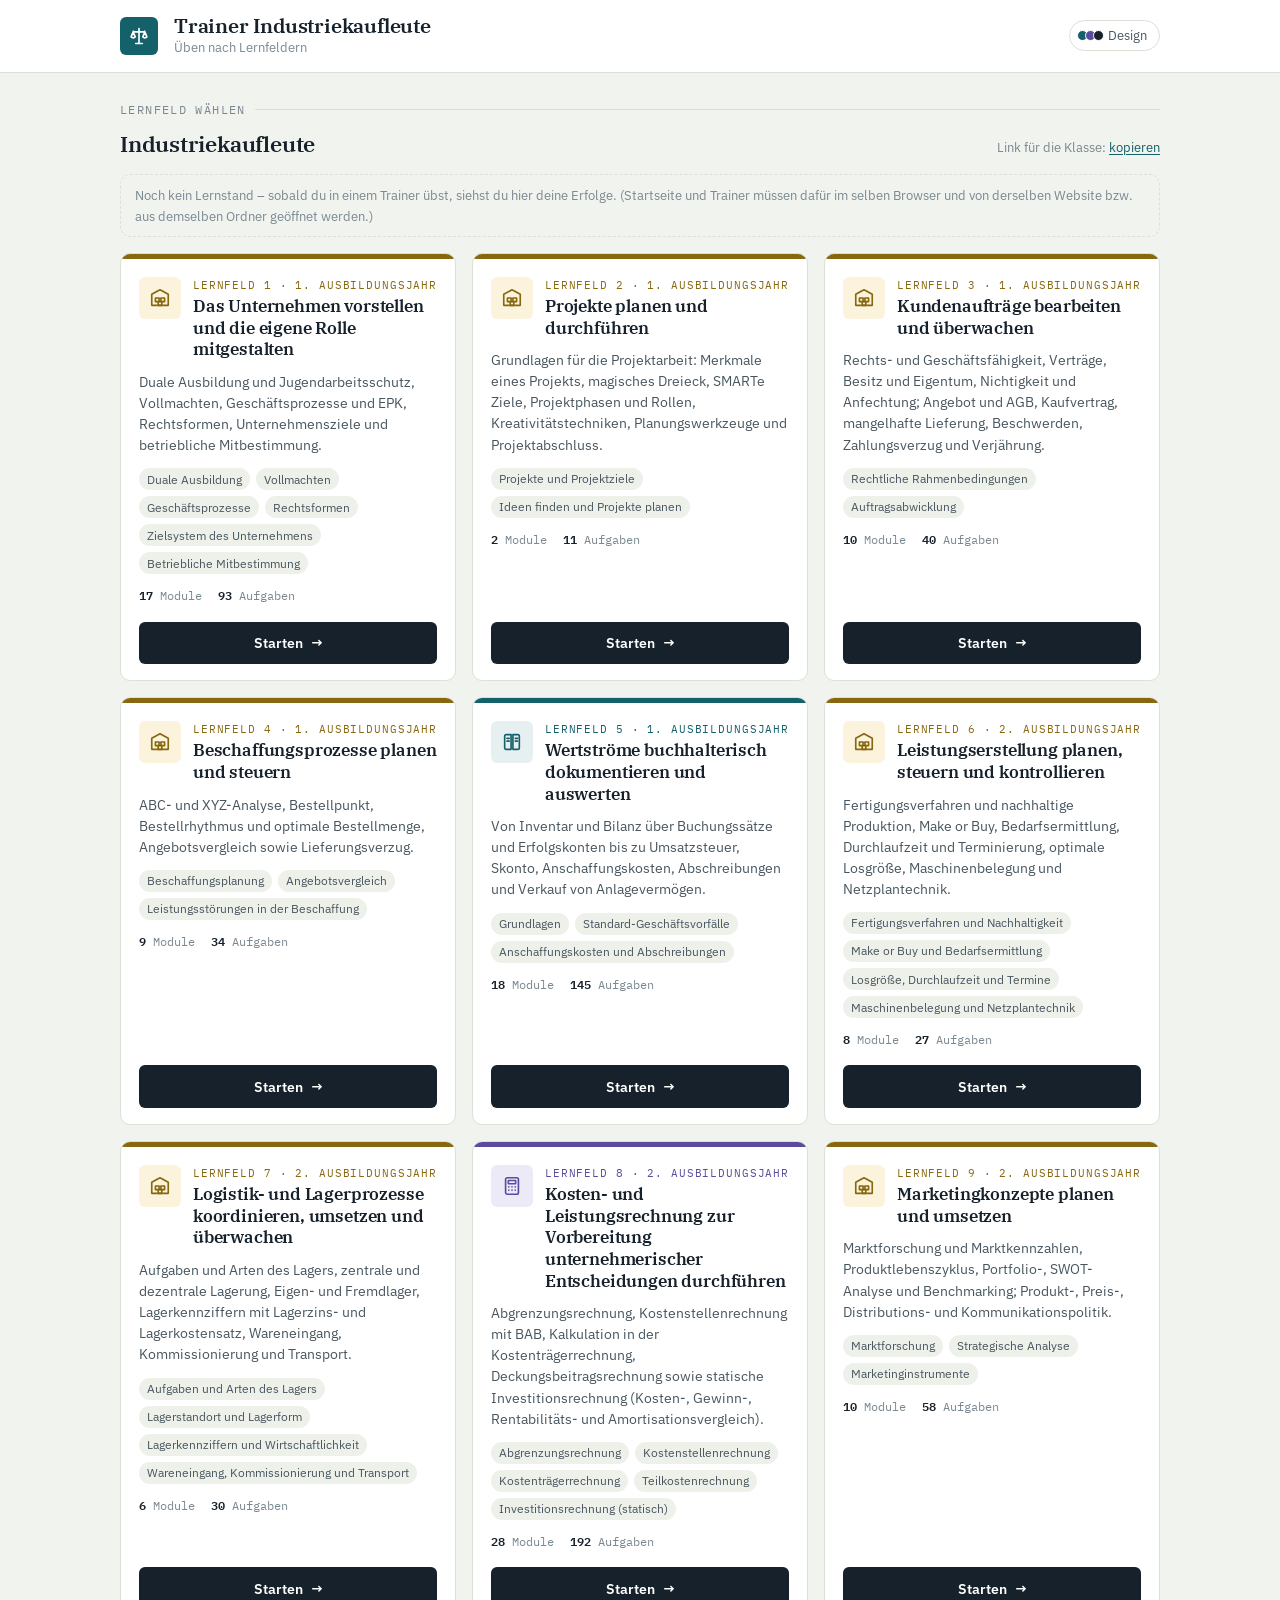
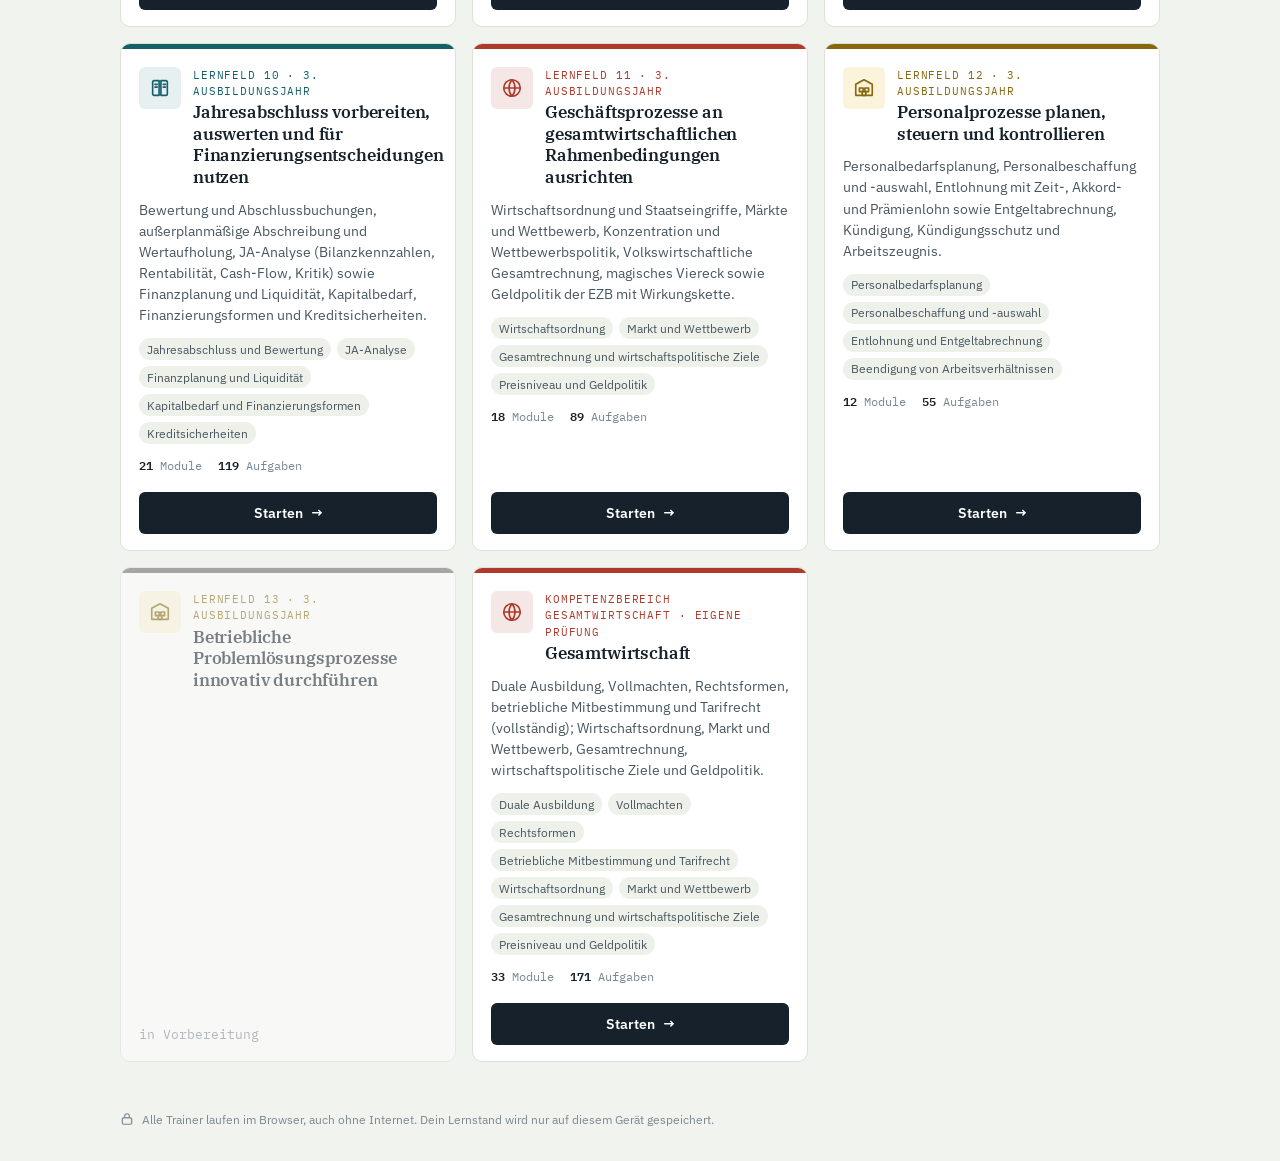
<file: Industrie/index.html>
<!DOCTYPE html>
<html lang="de">
<head>
<meta charset="utf-8">
<meta name="viewport" content="width=device-width, initial-scale=1">
<title>Trainer Industriekaufleute</title>
<script>try{var t=localStorage.getItem('portal.thema')||'';var q=(location.search.match(/[?&]design=([a-z]*)/)||[])[1];if(q!=null)t=q;if(t)document.documentElement.setAttribute('data-thema',t)}catch(e){}</script>
<link rel="preconnect" href="https://fonts.googleapis.com">
<link rel="preconnect" href="https://fonts.gstatic.com" crossorigin>
<link href="https://fonts.googleapis.com/css2?family=IBM+Plex+Mono:wght@400;500;600&family=IBM+Plex+Sans:wght@400;500;600;700&family=IBM+Plex+Serif:wght@500;600&display=swap" rel="stylesheet">
<style>
:root{
  --papier:#F1F3EF; --karte:#FFFFFF; --tinte:#16212B; --tinte2:#48565F; --stumm:#7A8891;
  --linie:#DCE1D8; --linie2:#EEF0EA;
  --soll:#14606B; --soll-bg:#E7F0F1; --haben:#5B4A9E; --haben-bg:#EDEAF7;
  --moos:#2C6A4E; --moos-bg:#E6F1EA; --gelb:#87680F; --gelb-bg:#FBF3DC; --rot:#AE3A2C;
  --akzent:#14606B; --r:6px;
  --schrift:'IBM Plex Sans',system-ui,sans-serif; --serif:'IBM Plex Serif',Georgia,serif; --mono:'IBM Plex Mono',ui-monospace,monospace;
}
:root[data-thema="nacht"]{
  --papier:#0E1330; --karte:#171E45; --tinte:#EEF1FF; --tinte2:#B4BDE6; --stumm:#7F89BD; --linie:#2D3772; --linie2:#1F275A;
  --soll:#22D3EE; --soll-bg:#0E3A50; --haben:#F472B6; --haben-bg:#47204C; --moos:#4ADE80; --moos-bg:#123B2C; --gelb:#FACC15; --gelb-bg:#3D3412; --rot:#FF7A7A;
  --akzent:#22D3EE; --r:10px; --schrift:'Space Grotesk',system-ui,sans-serif; --serif:'Space Grotesk',system-ui,sans-serif; --mono:'JetBrains Mono',ui-monospace,monospace; color-scheme:dark;
}
:root[data-thema="marker"]{
  --papier:#FFFDF5; --karte:#FFFFFF; --tinte:#1A1A1A; --tinte2:#3D3D3D; --stumm:#6B6B6B; --linie:#1A1A1A; --linie2:#F1EEE2;
  --soll:#0057FF; --soll-bg:#E3ECFF; --haben:#E5007E; --haben-bg:#FFE3F2; --moos:#00875A; --moos-bg:#DDF6EA; --gelb:#8A6A00; --gelb-bg:#FFF4B8; --rot:#D7261E;
  --akzent:#0057FF; --r:10px; --schrift:'Archivo',system-ui,sans-serif; --serif:'Archivo Black','Archivo',system-ui,sans-serif; --mono:'Space Mono',ui-monospace,monospace;
}
:root[data-thema="lagune"]{
  --papier:#EEF6FB; --karte:#FFFFFF; --tinte:#0B2540; --tinte2:#3F5A75; --stumm:#7890A8; --linie:#D3E3EF; --linie2:#E8F1F8;
  --soll:#0284C7; --soll-bg:#E0F2FE; --haben:#7C3AED; --haben-bg:#EDE9FE; --moos:#059669; --moos-bg:#D1FAE5; --gelb:#B45309; --gelb-bg:#FEF3C7; --rot:#E11D48;
  --akzent:#0284C7; --r:14px; --schrift:'Nunito',system-ui,sans-serif; --serif:'Nunito',system-ui,sans-serif;
}
:root[data-thema="traube"]{
  --papier:#F6F3FF; --karte:#FFFFFF; --tinte:#1E1338; --tinte2:#4B3F6B; --stumm:#8A80A8; --linie:#E2DAF7; --linie2:#EFEAFB;
  --soll:#6D28D9; --soll-bg:#EDE7FE; --haben:#DB2777; --haben-bg:#FCE7F3; --moos:#15803D; --moos-bg:#DCFCE7; --gelb:#A16207; --gelb-bg:#FEF9C3; --rot:#DC2626;
  --akzent:#6D28D9; --r:12px; --schrift:'Outfit',system-ui,sans-serif; --serif:'Outfit',system-ui,sans-serif;
}
:root[data-thema="klar"]{
  --papier:#FFFFFF; --karte:#FFFFFF; --tinte:#000; --tinte2:#1F1F1F; --stumm:#4A4A4A; --linie:#5C5C5C; --linie2:#EDEDED;
  --soll:#0040FF; --soll-bg:#E6ECFF; --haben:#A0005A; --haben-bg:#FBE6F1; --moos:#00602A; --moos-bg:#E0F2E6; --gelb:#7A4F00; --gelb-bg:#FFF1CC; --rot:#B00000;
  --akzent:#0040FF; --r:4px; --schrift:'Atkinson Hyperlegible',system-ui,sans-serif; --serif:'Atkinson Hyperlegible',system-ui,sans-serif;
}
*{box-sizing:border-box}
html,body{margin:0}
body{background:var(--papier); color:var(--tinte); font-family:var(--schrift); font-size:15px; line-height:1.5; -webkit-font-smoothing:antialiased}
h1,h2,h3{font-family:var(--serif); font-weight:600; margin:0; letter-spacing:-.01em}
button{font:inherit; cursor:pointer}
a{color:inherit}

.kopf{background:var(--karte); border-bottom:1px solid var(--linie)}
.kopf-innen{max-width:1080px; margin:0 auto; padding:14px 20px; display:flex; align-items:center; gap:16px}
.logo{width:38px; height:38px; flex:none; border-radius:var(--r); background:var(--soll); color:var(--karte); display:grid; place-items:center}
.marke h1{font-size:1.25rem; line-height:1.2}
.marke p{margin:0; font-size:.82rem; color:var(--stumm)}
.kopf .platz{flex:1}
.design-knopf{display:inline-flex; align-items:center; gap:.45rem; background:none; border:1px solid var(--linie); border-radius:999px; padding:.3rem .75rem .3rem .45rem; font-size:.8rem; color:var(--tinte2)}
.design-knopf:hover{border-color:var(--tinte2); color:var(--tinte)}
.tupfen{display:inline-flex}
.tupfen i{width:11px; height:11px; border-radius:50%; margin-right:-3px; border:1.5px solid var(--karte)}

main{max-width:1080px; margin:0 auto; padding:28px 20px 48px}
.augenbraue{font-family:var(--mono); font-size:.72rem; letter-spacing:.12em; text-transform:uppercase; color:var(--stumm); display:flex; align-items:center; gap:.6rem; margin:0 0 12px}
.augenbraue::after{content:''; flex:1; height:1px; background:var(--linie)}
.augenbraue b{display:inline-grid; place-items:center; width:1.5rem; height:1.5rem; border-radius:50%; background:var(--tinte); color:var(--karte); font-weight:600; letter-spacing:0}

.berufe{display:grid; grid-template-columns:repeat(auto-fill,minmax(180px,1fr)); gap:12px; margin-bottom:36px}
.beruf{position:relative; text-align:left; background:var(--karte); border:1.5px solid var(--linie); border-radius:calc(var(--r) + 4px); padding:16px 16px 14px; color:var(--tinte); transition:border-color .15s, transform .15s, box-shadow .15s; display:flex; flex-direction:column; gap:10px; min-height:132px}
.beruf:hover:not(:disabled){border-color:var(--tinte2); transform:translateY(-1px)}
.beruf .sym{flex:none; width:34px; height:34px; border-radius:var(--r); background:var(--linie2); color:var(--tinte2); display:grid; place-items:center}
.beruf .name{font-weight:600; line-height:1.3; hyphens:manual; overflow-wrap:break-word}
.beruf .info{font-size:.78rem; color:var(--stumm); margin-top:auto}
.beruf[aria-pressed="true"]{border-color:var(--akzent); box-shadow:0 0 0 3px color-mix(in srgb, var(--akzent) 18%, transparent)}
.beruf[aria-pressed="true"] .sym{background:var(--akzent); color:var(--karte)}
.beruf[aria-pressed="true"]::after{content:'✓'; position:absolute; top:12px; right:14px; font-weight:700; color:var(--akzent)}
.beruf:disabled{opacity:.55; cursor:default; border-style:dashed}
.beruf:focus-visible,.anw-knopf:focus-visible,.design-knopf:focus-visible{outline:3px solid var(--akzent); outline-offset:2px}

.anw-kopf{display:flex; align-items:baseline; justify-content:space-between; gap:12px; flex-wrap:wrap; margin:-2px 0 14px}
.anw-kopf h2{font-size:1.35rem}
.anw-kopf .link{font-size:.8rem; color:var(--stumm)}
.anw-kopf .link button{background:none; border:0; padding:0; color:var(--akzent); text-decoration:underline; text-underline-offset:2px}
.anwendungen{display:grid; grid-template-columns:repeat(auto-fill,minmax(300px,1fr)); gap:16px}
.anw{--f:var(--soll); --fbg:var(--soll-bg); background:var(--karte); border:1px solid var(--linie); border-radius:calc(var(--r) + 4px); overflow:hidden; display:flex; flex-direction:column}
.anw.klr{--f:var(--haben); --fbg:var(--haben-bg)}
.anw.if{--f:var(--moos); --fbg:var(--moos-bg)}
.anw.bl{--f:var(--gelb); --fbg:var(--gelb-bg)}
.anw.vw{--f:var(--rot); --fbg:color-mix(in srgb, var(--rot) 12%, var(--karte))}
.anw-band{height:5px; background:var(--f)}
.anw-inhalt{padding:18px 18px 16px; display:flex; flex-direction:column; gap:12px; flex:1}
.anw-titel{display:flex; gap:12px; align-items:flex-start}
.anw-titel .sym{width:42px; height:42px; flex:none; border-radius:var(--r); background:var(--fbg); color:var(--f); display:grid; place-items:center}
.anw-titel h3{font-size:1.08rem; line-height:1.25}
.anw-titel .fach{font-family:var(--mono); font-size:.68rem; letter-spacing:.08em; text-transform:uppercase; color:var(--f); margin-bottom:2px}
.anw p{margin:0; color:var(--tinte2); font-size:.88rem}
.themen{display:flex; flex-wrap:wrap; gap:6px}
.themen span{font-size:.72rem; padding:.15rem .5rem; border-radius:999px; background:var(--linie2); color:var(--tinte2)}
.zahlen{display:flex; gap:16px; font-family:var(--mono); font-size:.76rem; color:var(--stumm)}
.zahlen b{color:var(--tinte); font-weight:600}
.stand{font-size:.78rem; color:var(--stumm); display:flex; flex-direction:column; gap:5px}
.balken{height:6px; border-radius:99px; background:var(--linie2); overflow:hidden}
.balken i{display:block; height:100%; background:var(--f); border-radius:99px}
.stand-werte{display:grid; grid-template-columns:repeat(3,1fr); gap:6px; font-family:var(--mono); font-size:.7rem; color:var(--stumm); text-align:center}
.stand-werte div{background:var(--linie2); border-radius:var(--r); padding:6px 4px}
.stand-werte b{display:block; font-size:.95rem; color:var(--tinte); font-weight:600}
.stand-zuletzt{font-size:.74rem; color:var(--stumm)}
.bilanz{background:var(--karte); border:1px solid var(--linie); border-radius:calc(var(--r) + 4px); padding:14px 16px; margin:0 0 16px; display:grid; grid-template-columns:repeat(4,1fr); gap:12px}
.bilanz .k{font-family:var(--mono); font-size:.68rem; letter-spacing:.08em; text-transform:uppercase; color:var(--stumm)}
.bilanz .w{font-size:1.35rem; font-weight:700; color:var(--tinte); line-height:1.2; margin-top:2px}
.bilanz .u{font-size:.76rem; color:var(--tinte2)}
.bilanz-leer{font-size:.84rem; color:var(--stumm); margin:0 0 16px; padding:10px 14px; border:1px dashed var(--linie); border-radius:calc(var(--r) + 4px)}
@media (max-width:700px){.bilanz{grid-template-columns:repeat(2,1fr)}}
.anw-fuss{margin-top:auto; padding-top:4px}
.anw-knopf{display:flex; align-items:center; justify-content:center; gap:.5rem; width:100%; text-decoration:none; background:var(--tinte); color:var(--karte); border-radius:var(--r); padding:.65rem 1rem; font-weight:600; font-size:.9rem; transition:background .15s}
.anw-knopf:hover{background:var(--f)}
.anw-knopf span{transition:transform .15s}
.anw-knopf:hover span{transform:translateX(3px)}

.leer{background:var(--karte); border:1.5px dashed var(--linie); border-radius:calc(var(--r) + 4px); padding:28px; text-align:center; color:var(--stumm)}
.fuss{max-width:1080px; margin:0 auto; padding:0 20px 32px; font-size:.78rem; color:var(--stumm); display:flex; gap:8px; align-items:flex-start}
.fuss svg{flex:none; margin-top:2px}

/* Design-Auswahl */
.design-dlg{border:1px solid var(--linie); border-radius:calc(var(--r) + 4px); padding:0; background:var(--karte); color:var(--tinte); width:min(420px, calc(100vw - 32px))}
.design-dlg::backdrop{background:rgba(10,15,25,.45)}
.design-dlg form{padding:18px}
.design-dlg h3{font-size:1.05rem; margin-bottom:12px}
.design-liste{display:grid; gap:8px}
.design-opt{display:flex; align-items:center; gap:12px; text-align:left; background:none; border:1.5px solid var(--linie); border-radius:var(--r); padding:10px 12px; color:var(--tinte)}
.design-opt:hover{border-color:var(--tinte2)}
.design-opt.aktiv{border-color:var(--akzent)}
.design-opt small{display:block; color:var(--stumm); font-size:.76rem}
.design-opt .tupfen i{width:16px; height:16px}
.design-dlg .zu{margin-top:14px; width:100%; background:var(--linie2); border:0; border-radius:var(--r); padding:.55rem; color:var(--tinte)}

/* Designs: Feinheiten wie in den Trainern */
[data-thema="nacht"] .kopf{background:#0B1028}
[data-thema="nacht"] .logo{background:linear-gradient(135deg,#22D3EE,#A78BFA); color:#0E1330}
[data-thema="nacht"] .anw-knopf{background:linear-gradient(90deg,#22D3EE,#A78BFA); color:#0E1330}
[data-thema="nacht"] .anw,[data-thema="nacht"] .beruf{box-shadow:0 10px 30px rgba(0,0,0,.3)}
[data-thema="marker"] .kopf{border-bottom:2px solid #1A1A1A}
[data-thema="marker"] .anw,[data-thema="marker"] .beruf{border:2px solid #1A1A1A; box-shadow:5px 5px 0 #1A1A1A}
[data-thema="marker"] .anw-knopf{background:#FFE14D; color:#1A1A1A; border:2px solid #1A1A1A}
[data-thema="marker"] .marke h1{background:linear-gradient(transparent 55%, #FFE14D 55%); display:inline; font-weight:400}
[data-thema="lagune"] .kopf{background:linear-gradient(100deg,#0369A1,#06B6D4); border-bottom:0}
[data-thema="lagune"] .marke h1,[data-thema="lagune"] .marke p{color:#fff}
[data-thema="lagune"] .logo{background:#fff; color:#0369A1}
[data-thema="lagune"] .kopf .design-knopf{color:#fff; border-color:rgba(255,255,255,.6)}
[data-thema="lagune"] .anw,[data-thema="lagune"] .beruf{border-color:transparent; box-shadow:0 6px 20px rgba(2,132,199,.1)}
[data-thema="lagune"] .anw-knopf{border-radius:999px; background:linear-gradient(90deg,#0284C7,#06B6D4)}
[data-thema="lagune"] h1,[data-thema="lagune"] h2,[data-thema="lagune"] h3{font-weight:800}
[data-thema="traube"] .kopf{background:#1E1338; border-bottom:0}
[data-thema="traube"] .marke h1{color:#fff}
[data-thema="traube"] .marke p{color:#B9AEDB}
[data-thema="traube"] .logo{background:#A3E635; color:#1E1338}
[data-thema="traube"] .kopf .design-knopf{color:#D9CFF5; border-color:#4B3F6B}
[data-thema="traube"] .anw-knopf{background:#1E1338}
[data-thema="traube"] .anw-knopf:hover{background:#A3E635; color:#1E1338}
[data-thema="klar"] body{font-size:16.5px}
[data-thema="klar"] .anw,[data-thema="klar"] .beruf{border:1.5px solid #000}

@media (max-width:600px){
  .kopf-innen{padding:12px 16px}
  .marke p{display:none}
  .design-knopf .txt{display:none}
  main{padding:20px 16px 36px}
  .berufe{grid-template-columns:1fr; gap:8px}
  .beruf{min-height:0; padding:10px 36px 10px 12px; flex-direction:row; align-items:center; gap:12px}
  .beruf[aria-pressed="true"]::after{top:50%; transform:translateY(-50%)}
  .beruf .info{display:none}
  .anwendungen{grid-template-columns:1fr}
  .fuss{padding:0 16px 28px}
}
@media (prefers-reduced-motion:reduce){*{transition:none !important}}
[hidden]{display:none !important}
.anw.bald{opacity:.55}
.anw.bald .anw-band{filter:grayscale(1)}
.anw-bald{font-size:.82rem; color:var(--stumm); font-family:var(--mono)}
</style>
</head>
<body>
<header class="kopf"><div class="kopf-innen">
  <div class="logo" aria-hidden="true"><svg width="20" height="20" viewBox="0 0 24 24" fill="none" stroke="currentColor" stroke-width="2" stroke-linecap="round"><path d="M12 3v18M5 7h14M5 7l-2.5 6a3 3 0 0 0 5 0L5 7zm14 0-2.5 6a3 3 0 0 0 5 0L19 7zM8 21h8"/></svg></div>
  <div class="marke"><h1>Trainer Industriekaufleute</h1><p>Üben nach Lernfeldern</p></div>
  <div class="platz"></div>
  <button class="design-knopf" id="design-knopf" onclick="designOeffnen()" aria-haspopup="dialog"><span class="tupfen" id="design-tupfen"></span><span class="txt">Design</span></button>
</div></header>

<main>
  <div class="berufe" id="berufe" hidden></div>
  <div class="augenbraue">Lernfeld wählen</div>
  <div id="anwendungen-halter"></div>
</main>

<footer class="fuss">
  <svg width="14" height="14" viewBox="0 0 24 24" fill="none" stroke="currentColor" stroke-width="2"><rect x="4" y="10" width="16" height="11" rx="2"/><path d="M8 10V7a4 4 0 0 1 8 0v3"/></svg>
  <span>Alle Trainer laufen im Browser, auch ohne Internet. Dein Lernstand wird nur auf diesem Gerät gespeichert.</span>
</footer>

<dialog class="design-dlg" id="design-dlg"><form method="dialog">
  <h3>Design wählen</h3>
  <div class="design-liste" id="design-liste"></div>
  <button class="zu">Schließen</button>
</form></dialog>

<script>
/* ---------- Inhalte ---------- */
const SYM = {
  buch:'<svg width="22" height="22" viewBox="0 0 24 24" fill="none" stroke="currentColor" stroke-width="1.8" stroke-linecap="round" stroke-linejoin="round"><path d="M4 5.5A1.5 1.5 0 0 1 5.5 4H11v16H5.5A1.5 1.5 0 0 1 4 18.5z"/><path d="M20 5.5A1.5 1.5 0 0 0 18.5 4H13v16h5.5a1.5 1.5 0 0 0 1.5-1.5z"/><path d="M6.5 8h2.5M6.5 11h2.5M15.5 8H18M15.5 11H18"/></svg>',
  klr:'<svg width="22" height="22" viewBox="0 0 24 24" fill="none" stroke="currentColor" stroke-width="1.8" stroke-linecap="round" stroke-linejoin="round"><rect x="5" y="3" width="14" height="18" rx="2"/><rect x="8" y="6" width="8" height="3.5" rx=".5"/><path d="M8.5 13h.01M12 13h.01M15.5 13h.01M8.5 16.5h.01M12 16.5h.01M15.5 16.5h.01"/></svg>',
  if:'<svg width="22" height="22" viewBox="0 0 24 24" fill="none" stroke="currentColor" stroke-width="1.8" stroke-linecap="round" stroke-linejoin="round"><path d="M4 20h16"/><path d="M6 16l4-5 3 3 5-7"/><path d="M14 7h4v4"/></svg>',
  bl:'<svg width="22" height="22" viewBox="0 0 24 24" fill="none" stroke="currentColor" stroke-width="1.8" stroke-linecap="round" stroke-linejoin="round"><path d="M3 8l9-5 9 5v12H3z"/><rect x="7" y="12" width="4" height="4"/><rect x="13" y="12" width="4" height="4"/><rect x="10" y="16" width="4" height="4"/></svg>',
  vw:'<svg width="22" height="22" viewBox="0 0 24 24" fill="none" stroke="currentColor" stroke-width="1.8" stroke-linecap="round" stroke-linejoin="round"><circle cx="12" cy="12" r="9"/><path d="M3 12h18M12 3a14 14 0 0 1 0 18M12 3a14 14 0 0 0 0 18"/></svg>',
  industrie:'<svg width="18" height="18" viewBox="0 0 24 24" fill="none" stroke="currentColor" stroke-width="1.8" stroke-linejoin="round"><path d="M3 21V10l5 3V10l5 3V6h3v-3h3v18z"/></svg>',
  gh:'<svg width="18" height="18" viewBox="0 0 24 24" fill="none" stroke="currentColor" stroke-width="1.8" stroke-linejoin="round"><path d="M3 9l9-5 9 5v11H3z"/><path d="M7 20v-6h10v6M7 17h10"/></svg>',
  mk:'<svg width="18" height="18" viewBox="0 0 24 24" fill="none" stroke="currentColor" stroke-width="1.8" stroke-linejoin="round"><path d="M4 10v4h3l6 4V6L7 10z"/><path d="M16.5 9a4 4 0 0 1 0 6M19 6.5a7.5 7.5 0 0 1 0 11"/></svg>',
  bm:'<svg width="18" height="18" viewBox="0 0 24 24" fill="none" stroke="currentColor" stroke-width="1.8" stroke-linejoin="round"><rect x="3" y="7" width="18" height="13" rx="2"/><path d="M9 7V5a1 1 0 0 1 1-1h4a1 1 0 0 1 1 1v2M3 12h18"/></svg>',
  eh:'<svg width="18" height="18" viewBox="0 0 24 24" fill="none" stroke="currentColor" stroke-width="1.8" stroke-linejoin="round"><path d="M5 8h14l-1 12H6z"/><path d="M9 8V6a3 3 0 0 1 6 0v2"/></svg>'
};
/* Anwendungen: Datei, Speicher-Schlüssel (für den Lernstand), Zahlen aus den Trainern */
const ANW = {
 "lf01": {
  "datei": "IK_LF01.html",
  "key": "profil-ik-lf01",
  "art": "bl",
  "fach": "Lernfeld 1 · 1. Ausbildungsjahr",
  "titel": "Das Unternehmen vorstellen und die eigene Rolle mitgestalten",
  "text": "Duale Ausbildung und Jugendarbeitsschutz, Vollmachten, Geschäftsprozesse und EPK, Rechtsformen, Unternehmensziele und betriebliche Mitbestimmung.",
  "module": 17,
  "aufgaben": 93,
  "themen": [
   "Duale Ausbildung",
   "Vollmachten",
   "Geschäftsprozesse",
   "Rechtsformen",
   "Zielsystem des Unternehmens",
   "Betriebliche Mitbestimmung"
  ],
  "bald": false,
  "hinweis": ""
 },
 "lf02": {
  "datei": "IK_LF02.html",
  "key": "profil-ik-lf02",
  "art": "bl",
  "fach": "Lernfeld 2 · 1. Ausbildungsjahr",
  "titel": "Projekte planen und durchführen",
  "text": "Grundlagen für die Projektarbeit: Merkmale eines Projekts, magisches Dreieck, SMARTe Ziele, Projektphasen und Rollen, Kreativitätstechniken, Planungswerkzeuge und Projektabschluss.",
  "module": 2,
  "aufgaben": 11,
  "themen": [
   "Projekte und Projektziele",
   "Ideen finden und Projekte planen"
  ],
  "bald": false,
  "hinweis": ""
 },
 "lf03": {
  "datei": "IK_LF03.html",
  "key": "profil-ik-lf03",
  "art": "bl",
  "fach": "Lernfeld 3 · 1. Ausbildungsjahr",
  "titel": "Kundenaufträge bearbeiten und überwachen",
  "text": "Rechts- und Geschäftsfähigkeit, Verträge, Besitz und Eigentum, Nichtigkeit und Anfechtung; Angebot und AGB, Kaufvertrag, mangelhafte Lieferung, Beschwerden, Zahlungsverzug und Verjährung.",
  "module": 10,
  "aufgaben": 40,
  "themen": [
   "Rechtliche Rahmenbedingungen",
   "Auftragsabwicklung"
  ],
  "bald": false,
  "hinweis": ""
 },
 "lf04": {
  "datei": "IK_LF04.html",
  "key": "profil-ik-lf04",
  "art": "bl",
  "fach": "Lernfeld 4 · 1. Ausbildungsjahr",
  "titel": "Beschaffungsprozesse planen und steuern",
  "text": "ABC- und XYZ-Analyse, Bestellpunkt, Bestellrhythmus und optimale Bestellmenge, Angebotsvergleich sowie Lieferungsverzug.",
  "module": 9,
  "aufgaben": 34,
  "themen": [
   "Beschaffungsplanung",
   "Angebotsvergleich",
   "Leistungsstörungen in der Beschaffung"
  ],
  "bald": false,
  "hinweis": ""
 },
 "lf05": {
  "datei": "IK_LF05.html",
  "key": "profil-ik-lf05",
  "art": "buch",
  "fach": "Lernfeld 5 · 1. Ausbildungsjahr",
  "titel": "Wertströme buchhalterisch dokumentieren und auswerten",
  "text": "Von Inventar und Bilanz über Buchungssätze und Erfolgskonten bis zu Umsatzsteuer, Skonto, Anschaffungskosten, Abschreibungen und Verkauf von Anlagevermögen.",
  "module": 18,
  "aufgaben": 145,
  "themen": [
   "Grundlagen",
   "Standard-Geschäftsvorfälle",
   "Anschaffungskosten und Abschreibungen"
  ],
  "bald": false,
  "hinweis": ""
 },
 "lf06": {
  "datei": "IK_LF06.html",
  "key": "profil-ik-lf06",
  "art": "bl",
  "fach": "Lernfeld 6 · 2. Ausbildungsjahr",
  "titel": "Leistungserstellung planen, steuern und kontrollieren",
  "text": "Fertigungsverfahren und nachhaltige Produktion, Make or Buy, Bedarfsermittlung, Durchlaufzeit und Terminierung, optimale Losgröße, Maschinenbelegung und Netzplantechnik.",
  "module": 8,
  "aufgaben": 27,
  "themen": [
   "Fertigungsverfahren und Nachhaltigkeit",
   "Make or Buy und Bedarfsermittlung",
   "Losgröße, Durchlaufzeit und Termine",
   "Maschinenbelegung und Netzplantechnik"
  ],
  "bald": false,
  "hinweis": ""
 },
 "lf07": {
  "datei": "IK_LF07.html",
  "key": "profil-ik-lf07",
  "art": "bl",
  "fach": "Lernfeld 7 · 2. Ausbildungsjahr",
  "titel": "Logistik- und Lagerprozesse koordinieren, umsetzen und überwachen",
  "text": "Aufgaben und Arten des Lagers, zentrale und dezentrale Lagerung, Eigen- und Fremdlager, Lagerkennziffern mit Lagerzins- und Lagerkostensatz, Wareneingang, Kommissionierung und Transport.",
  "module": 6,
  "aufgaben": 30,
  "themen": [
   "Aufgaben und Arten des Lagers",
   "Lagerstandort und Lagerform",
   "Lagerkennziffern und Wirtschaftlichkeit",
   "Wareneingang, Kommissionierung und Transport"
  ],
  "bald": false,
  "hinweis": ""
 },
 "lf08": {
  "datei": "IK_LF08.html",
  "key": "profil-ik-lf08",
  "art": "klr",
  "fach": "Lernfeld 8 · 2. Ausbildungsjahr",
  "titel": "Kosten- und Leistungsrechnung zur Vorbereitung unternehmerischer Entscheidungen durchführen",
  "text": "Abgrenzungsrechnung, Kostenstellenrechnung mit BAB, Kalkulation in der Kostenträgerrechnung, Deckungsbeitragsrechnung sowie statische Investitionsrechnung (Kosten-, Gewinn-, Rentabilitäts- und Amortisationsvergleich).",
  "module": 28,
  "aufgaben": 192,
  "themen": [
   "Abgrenzungsrechnung",
   "Kostenstellenrechnung",
   "Kostenträgerrechnung",
   "Teilkostenrechnung",
   "Investitionsrechnung (statisch)"
  ],
  "bald": false,
  "hinweis": ""
 },
 "lf09": {
  "datei": "IK_LF09.html",
  "key": "profil-ik-lf09",
  "art": "bl",
  "fach": "Lernfeld 9 · 2. Ausbildungsjahr",
  "titel": "Marketingkonzepte planen und umsetzen",
  "text": "Marktforschung und Marktkennzahlen, Produktlebenszyklus, Portfolio-, SWOT-Analyse und Benchmarking; Produkt-, Preis-, Distributions- und Kommunikationspolitik.",
  "module": 10,
  "aufgaben": 58,
  "themen": [
   "Marktforschung",
   "Strategische Analyse",
   "Marketinginstrumente"
  ],
  "bald": false,
  "hinweis": ""
 },
 "lf10": {
  "datei": "IK_LF10.html",
  "key": "profil-ik-lf10",
  "art": "buch",
  "fach": "Lernfeld 10 · 3. Ausbildungsjahr",
  "titel": "Jahresabschluss vorbereiten, auswerten und für Finanzierungsentscheidungen nutzen",
  "text": "Bewertung und Abschlussbuchungen, außerplanmäßige Abschreibung und Wertaufholung, JA-Analyse (Bilanzkennzahlen, Rentabilität, Cash-Flow, Kritik) sowie Finanzplanung und Liquidität, Kapitalbedarf, Finanzierungsformen und Kreditsicherheiten.",
  "module": 21,
  "aufgaben": 119,
  "themen": [
   "Jahresabschluss und Bewertung",
   "JA-Analyse",
   "Finanzplanung und Liquidität",
   "Kapitalbedarf und Finanzierungsformen",
   "Kreditsicherheiten"
  ],
  "bald": false,
  "hinweis": ""
 },
 "lf11": {
  "datei": "IK_LF11.html",
  "key": "profil-ik-lf11",
  "art": "vw",
  "fach": "Lernfeld 11 · 3. Ausbildungsjahr",
  "titel": "Geschäftsprozesse an gesamtwirtschaftlichen Rahmenbedingungen ausrichten",
  "text": "Wirtschaftsordnung und Staatseingriffe, Märkte und Wettbewerb, Konzentration und Wettbewerbspolitik, Volkswirtschaftliche Gesamtrechnung, magisches Viereck sowie Geldpolitik der EZB mit Wirkungskette.",
  "module": 18,
  "aufgaben": 89,
  "themen": [
   "Wirtschaftsordnung",
   "Markt und Wettbewerb",
   "Gesamtrechnung und wirtschaftspolitische Ziele",
   "Preisniveau und Geldpolitik"
  ],
  "bald": false,
  "hinweis": ""
 },
 "lf12": {
  "datei": "IK_LF12.html",
  "key": "profil-ik-lf12",
  "art": "bl",
  "fach": "Lernfeld 12 · 3. Ausbildungsjahr",
  "titel": "Personalprozesse planen, steuern und kontrollieren",
  "text": "Personalbedarfsplanung, Personalbeschaffung und -auswahl, Entlohnung mit Zeit-, Akkord- und Prämienlohn sowie Entgeltabrechnung, Kündigung, Kündigungsschutz und Arbeitszeugnis.",
  "module": 12,
  "aufgaben": 55,
  "themen": [
   "Personalbedarfsplanung",
   "Personalbeschaffung und -auswahl",
   "Entlohnung und Entgeltabrechnung",
   "Beendigung von Arbeitsverhältnissen"
  ],
  "bald": false,
  "hinweis": ""
 },
 "lf13": {
  "datei": "",
  "key": "profil-ik-lf13",
  "art": "bl",
  "fach": "Lernfeld 13 · 3. Ausbildungsjahr",
  "titel": "Betriebliche Problemlösungsprozesse innovativ durchführen",
  "text": "",
  "module": 0,
  "aufgaben": 0,
  "themen": [],
  "bald": true,
  "hinweis": ""
 },
 "gw": {
  "datei": "IK_GW.html",
  "key": "profil-ik-gw",
  "art": "vw",
  "fach": "Kompetenzbereich Gesamtwirtschaft · eigene Prüfung",
  "titel": "Gesamtwirtschaft",
  "text": "Duale Ausbildung, Vollmachten, Rechtsformen, betriebliche Mitbestimmung und Tarifrecht (vollständig); Wirtschaftsordnung, Markt und Wettbewerb, Gesamtrechnung, wirtschaftspolitische Ziele und Geldpolitik.",
  "module": 33,
  "aufgaben": 171,
  "themen": [
   "Duale Ausbildung",
   "Vollmachten",
   "Rechtsformen",
   "Betriebliche Mitbestimmung und Tarifrecht",
   "Wirtschaftsordnung",
   "Markt und Wettbewerb",
   "Gesamtrechnung und wirtschaftspolitische Ziele",
   "Preisniveau und Geldpolitik"
  ],
  "bald": false,
  "hinweis": ""
 }
};
const BERUFE = [
 {
  "id": "ik",
  "name": "Industriekaufleute",
  "sym": "industrie",
  "anw": [
   "lf01",
   "lf02",
   "lf03",
   "lf04",
   "lf05",
   "lf06",
   "lf07",
   "lf08",
   "lf09",
   "lf10",
   "lf11",
   "lf12",
   "lf13",
   "gw"
  ]
 }
];
const THEMEN = [
  {id:'',       name:'Klassik',      info:'ruhig, Petrol und Grau', farben:['#F1F3EF','#14606B','#5B4A9E','#16212B']},
  {id:'nacht',  name:'Nachtschicht', info:'dunkel, Cyan und Pink', farben:['#0E1330','#22D3EE','#F472B6','#A78BFA'], schrift:'Space+Grotesk:wght@400;500;600;700&family=JetBrains+Mono:wght@400;600'},
  {id:'marker', name:'Textmarker',   info:'schwarze Konturen, Leuchtgelb', farben:['#FFFDF5','#FFE14D','#1A1A1A','#E5007E'], schrift:'Archivo:wght@400;500;600;700&family=Archivo+Black&family=Space+Mono:wght@400;700'},
  {id:'lagune', name:'Lagune',       info:'frisch, rund, Blau-Türkis', farben:['#EEF6FB','#0284C7','#06B6D4','#7C3AED'], schrift:'Nunito:wght@400;600;700;800'},
  {id:'traube', name:'Traube',       info:'Violett mit Limette', farben:['#F6F3FF','#1E1338','#A3E635','#DB2777'], schrift:'Outfit:wght@400;500;600;700'},
  {id:'klar',   name:'Klar',         info:'hoher Kontrast, größere Schrift', farben:['#FFFFFF','#000000','#0040FF','#A0005A'], schrift:'Atkinson+Hyperlegible:wght@400;700'}
];

/* ---------- Speicher (kann fehlen, z. B. im privaten Fenster) ---------- */
const lies = k => { try { return localStorage.getItem(k); } catch(e){ return null; } };
const schreib = (k, v) => { try { localStorage.setItem(k, v); } catch(e){} };

/* ---------- Design ---------- */
let thema = document.documentElement.getAttribute('data-thema') || '';
function schriftLaden(t){
  if (!t.schrift || document.getElementById('schrift-' + t.id)) return;
  const l = document.createElement('link'); l.rel = 'stylesheet'; l.id = 'schrift-' + t.id;
  l.href = 'https://fonts.googleapis.com/css2?family=' + t.schrift + '&display=swap';
  document.head.appendChild(l);
}
const tupfen = t => t.farben.slice(1).map(f => `<i style="background:${f}"></i>`).join('');
function themaSetzen(id, merken){
  thema = id; const t = THEMEN.find(x => x.id === id) || THEMEN[0];
  if (id) document.documentElement.setAttribute('data-thema', id); else document.documentElement.removeAttribute('data-thema');
  schriftLaden(t);
  document.getElementById('design-tupfen').innerHTML = tupfen(t);
  if (merken){
    schreib('portal.thema', id);
    // Auch die Trainer merken sich das Design (gleicher Speicher, wenn der Browser ihn teilt)
    Object.values(ANW).forEach(a => schreib(a.key + '.thema', id));
  }
  anwendungenZeichnen();
}
function designOeffnen(){
  const d = document.getElementById('design-dlg');
  document.getElementById('design-liste').innerHTML = THEMEN.map(t =>
    `<button type="button" class="design-opt${t.id === thema ? ' aktiv' : ''}" onclick="themaSetzen('${t.id}', true); designOeffnen()"><span class="tupfen">${tupfen(t)}</span><span><b>${t.name}</b><small>${t.info}</small></span></button>`).join('');
  if (!d.open) d.showModal();
}

/* ---------- Beruf ---------- */
let beruf = 'ik';
if (!BERUFE.some(b => b.id === beruf && !b.bald)) beruf = '';
function berufeZeichnen(){
  document.getElementById('berufe').innerHTML = BERUFE.map(b =>
    `<button class="beruf" aria-pressed="${b.id === beruf}"${b.bald ? ' disabled' : ''} onclick="berufWaehlen('${b.id}')">
       <span class="sym">${SYM[b.sym]}</span>
       <span class="name">${b.name}</span>
       <span class="info">${b.bald ? 'in Vorbereitung' : b.anw.length + (b.anw.length === 1 ? ' Anwendung' : ' Anwendungen')}</span>
     </button>`).join('');
}
function berufWaehlen(id){
  beruf = id; schreib('portal.beruf', id);
  const u = new URL(location.href); u.searchParams.set('beruf', id); history.replaceState(null, '', u);
  berufeZeichnen(); anwendungenZeichnen();
  if (window.innerWidth < 700) document.getElementById('anwendungen-halter').scrollIntoView({behavior:'smooth', block:'start'});
}

/* ---------- Lernstand eines Trainers (wenn der Browser den Speicher teilt) ---------- */
function stand(a){
  let u; try { u = JSON.parse(lies(a.key + '.uebersicht') || 'null'); } catch(e){ u = null; }
  if (u && u.v === 1){
    if (!u.bearbeitet && !u.geloest) return null;
    return {aufgaben:u.aufgaben || a.aufgaben, bearbeitet:Math.min(u.bearbeitet, u.aufgaben || a.aufgaben), geloest:u.geloest || 0, ohneFehler:u.ohneFehler || 0,
            module:u.module || a.module, beherrscht:u.beherrscht || 0, zuletzt:u.zuletzt, letztesModul:u.letztesModul};
  }
  // ältere Trainer-Fassung: nur der Lernstand ist gespeichert
  let s; try { s = JSON.parse(lies(a.key + '.lernstand.v3') || 'null'); } catch(e){ s = null; }
  if (!s || !s.gesamt) return null;
  const gesehen = new Set([...(s.gesehen || []), ...(s.verlauf || []).map(e => e.id)]).size;
  if (!gesehen) return null;
  return {aufgaben:a.aufgaben, bearbeitet:Math.min(gesehen, a.aufgaben), geloest:s.gesamt.geloest || 0, ohneFehler:s.gesamt.ohneFehler || 0,
          module:a.module, beherrscht:null, zuletzt:(s.verlauf && s.verlauf[0] && s.verlauf[0].zeit) || null, letztesModul:null};
}
function wann(t){
  if (!t) return '';
  const d = new Date(t), h = new Date(); h.setHours(0, 0, 0, 0);
  const tage = Math.round((h - new Date(d.getFullYear(), d.getMonth(), d.getDate())) / 864e5);
  return tage <= 0 ? 'heute' : tage === 1 ? 'gestern' : tage < 7 ? `vor ${tage} Tagen` : d.toLocaleDateString('de-DE', {day:'numeric', month:'short'});
}
const quote = st => st.geloest ? Math.round(st.ohneFehler / st.geloest * 100) : 0;
function bilanzHTML(ids){
  const L = ids.filter(id => !ANW[id].bald).map(id => ({a:ANW[id], st:stand(ANW[id])})).filter(x => x.st);
  if (!L.length) return '<p class="bilanz-leer">Noch kein Lernstand – sobald du in einem Trainer übst, siehst du hier deine Erfolge. (Startseite und Trainer müssen dafür im selben Browser und von derselben Website bzw. aus demselben Ordner geöffnet werden.)</p>';
  const sum = k => L.reduce((s, x) => s + (x.st[k] || 0), 0), alle = sum('aufgaben');
  const mit = L.filter(x => x.st.beherrscht != null), letzt = L.filter(x => x.st.zuletzt).sort((p, q) => q.st.zuletzt - p.st.zuletzt)[0];
  const g = sum('geloest');
  return `<div class="bilanz">
    <div><div class="k">Bearbeitet</div><div class="w">${sum('bearbeitet')}</div><div class="u">Aufgaben in ${L.length} Trainer${L.length > 1 ? 'n' : ''}</div></div>
    <div><div class="k">Gelöst</div><div class="w">${g}</div><div class="u">${g ? Math.round(sum('ohneFehler') / g * 100) + ' % auf Anhieb richtig' : '–'}</div></div>
    <div><div class="k">Module gemeistert</div><div class="w">${mit.length ? mit.reduce((s, x) => s + x.st.beherrscht, 0) : '–'}</div><div class="u">${mit.length ? 'von ' + mit.reduce((s, x) => s + x.st.module, 0) : 'Trainer einmal öffnen'}</div></div>
    <div><div class="k">Zuletzt geübt</div><div class="w">${letzt ? wann(letzt.st.zuletzt) : '–'}</div><div class="u">${letzt ? letzt.a.fach : ''}</div></div>
  </div>`;
}

/* ---------- Anwendungen ---------- */
function anwendungenZeichnen(){
  const h = document.getElementById('anwendungen-halter'), b = BERUFE.find(x => x.id === beruf);
  if (!b){ h.innerHTML = '<div class="leer">Wähle oben deinen Ausbildungsberuf – dann erscheinen hier die passenden Trainer.</div>'; return; }
  const design = thema ? '?design=' + thema : '';
  h.innerHTML = `<div class="anw-kopf"><h2>${b.name}</h2><span class="link">Link für die Klasse: <button onclick="linkKopieren(this)">kopieren</button></span></div>
    ${bilanzHTML(b.anw)}
    <div class="anwendungen">${b.anw.map(id => {
      const a = ANW[id], st = stand(a), anteil = st ? Math.round(st.bearbeitet / st.aufgaben * 100) : 0;
      return `<article class="anw ${a.art}${a.bald ? ' bald' : ''}">
        <div class="anw-band"></div>
        <div class="anw-inhalt">
          <div class="anw-titel"><span class="sym">${SYM[a.art]}</span><div><div class="fach">${a.fach}</div><h3>${a.titel}</h3></div></div>
          <p>${a.text}</p>
          <div class="themen">${a.themen.map(t => `<span>${t}</span>`).join('')}</div>
          ${a.bald ? '' : `<div class="zahlen"><span><b>${a.module}</b> Module</span><span><b>${a.aufgaben}</b> Aufgaben</span></div>`}
          ${st ? `<div class="stand"><span>${st.bearbeitet} von ${st.aufgaben} Aufgaben bearbeitet (${anteil} %)</span><div class="balken"><i style="width:${anteil}%"></i></div>
            <div class="stand-werte"><div><b>${st.geloest}</b>gelöst</div><div><b>${quote(st)} %</b>auf Anhieb</div><div><b>${st.beherrscht != null ? st.beherrscht + '/' + st.module : '–'}</b>Module</div></div>
            ${st.zuletzt ? `<div class="stand-zuletzt">Zuletzt geübt: ${wann(st.zuletzt)}${st.letztesModul ? ' · ' + st.letztesModul : ''}</div>` : ''}</div>` : ''}
          <div class="anw-fuss">${a.bald ? `<span class="anw-bald">${a.hinweis || 'in Vorbereitung'}</span>` : `<a class="anw-knopf" href="${a.datei}${design}">${st ? 'Weiterüben' : 'Starten'} <span>→</span></a>`}</div>
        </div>
      </article>`; }).join('')}</div>`;
}
function linkKopieren(btn){
  const u = new URL(location.href); u.search = '?beruf=' + beruf;
  const fertig = () => { btn.textContent = 'kopiert ✓'; setTimeout(() => btn.textContent = 'kopieren', 1800); };
  if (navigator.clipboard) navigator.clipboard.writeText(u.href).then(fertig, () => prompt('Link kopieren:', u.href));
  else prompt('Link kopieren:', u.href);
}

berufeZeichnen();
themaSetzen(thema);
// Zurück vom Trainer (auch aus dem Browser-Cache) oder Übung in einem anderen Tab: Lernstand neu anzeigen
window.addEventListener('pageshow', () => { if (beruf) anwendungenZeichnen(); });
window.addEventListener('storage', e => { if (beruf && e.key && /\.(uebersicht|lernstand\.v3)$/.test(e.key)) anwendungenZeichnen(); });
</script>
<script>try { localStorage.setItem('ik-startseite', location.href.split('#')[0].split('?')[0]); } catch(e) {}</script>
</body>
</html>
</file>
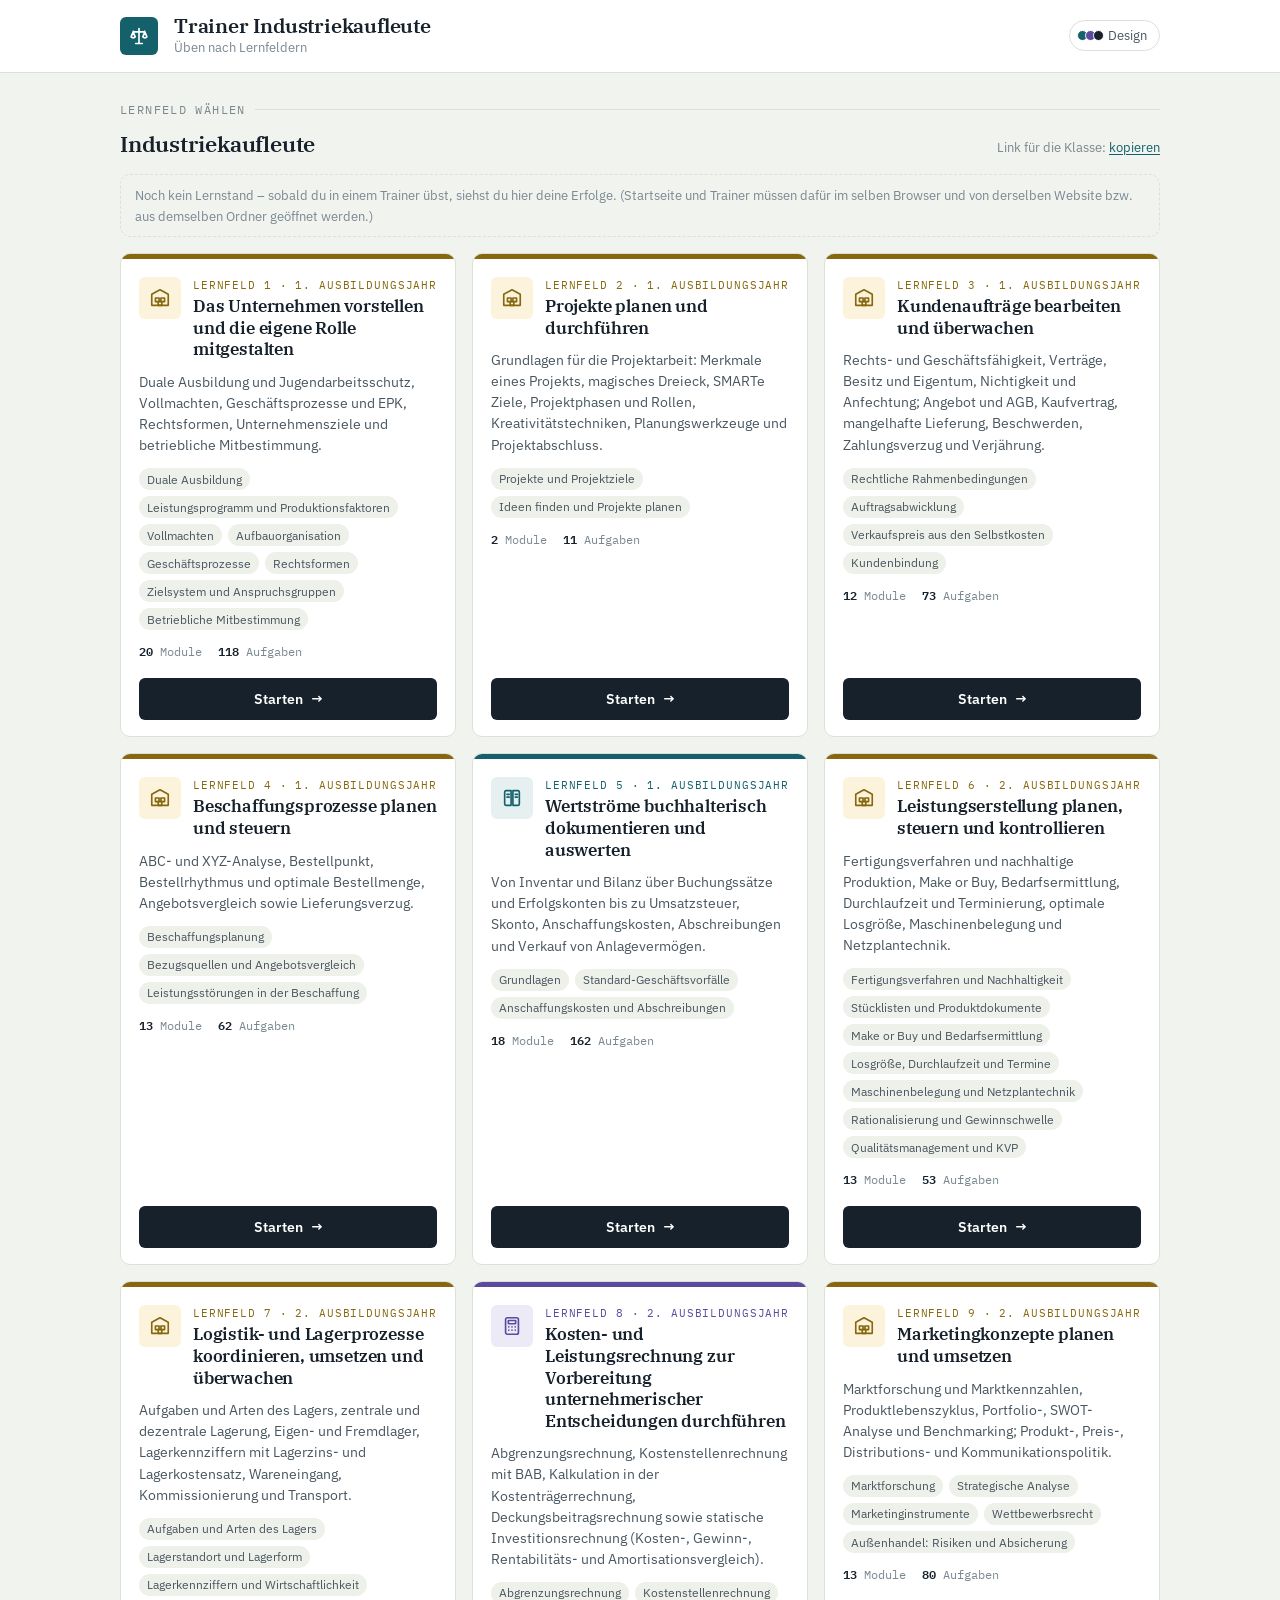
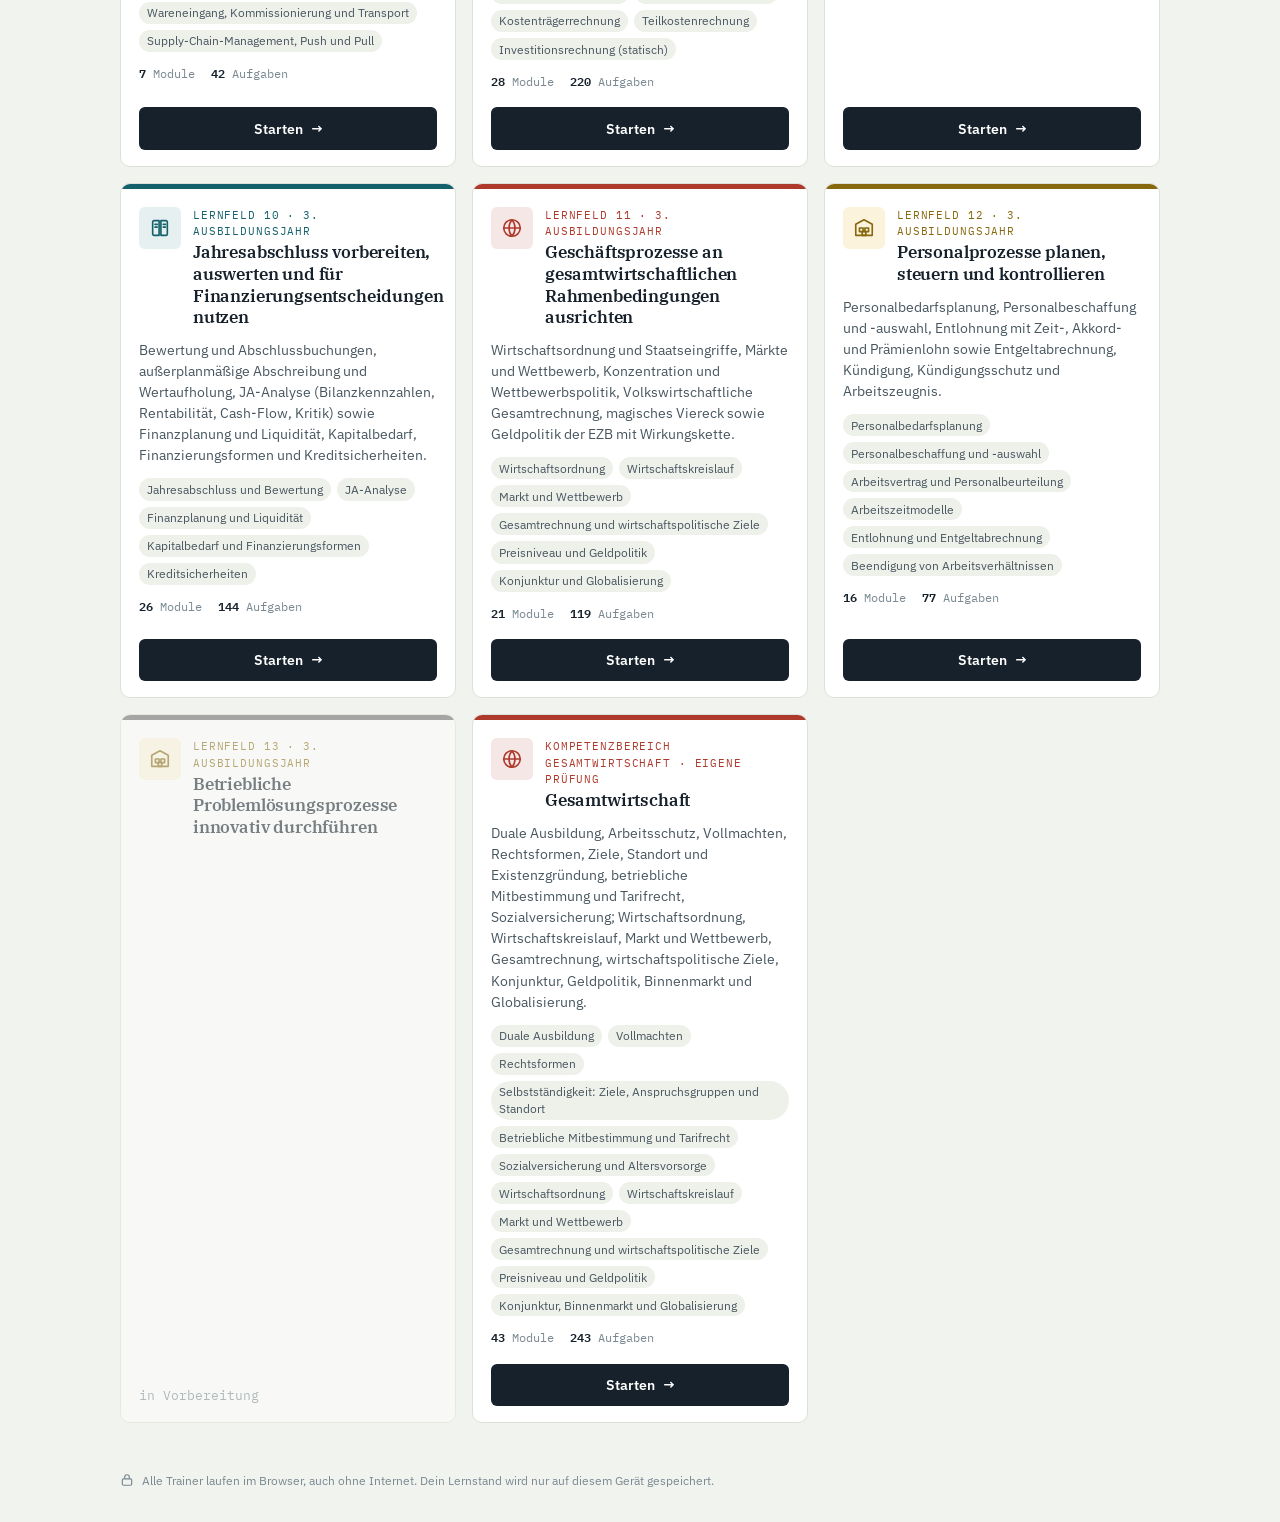
<file: Industrie/IK-Start.html>
<!DOCTYPE html>
<html lang="de">
<head>
<meta charset="utf-8">
<meta name="viewport" content="width=device-width, initial-scale=1">
<title>Trainer Industriekaufleute</title>
<script>try{var t=localStorage.getItem('portal.thema')||'';var q=(location.search.match(/[?&]design=([a-z]*)/)||[])[1];if(q!=null)t=q;if(t)document.documentElement.setAttribute('data-thema',t)}catch(e){}</script>
<link rel="preconnect" href="https://fonts.googleapis.com">
<link rel="preconnect" href="https://fonts.gstatic.com" crossorigin>
<link href="https://fonts.googleapis.com/css2?family=IBM+Plex+Mono:wght@400;500;600&family=IBM+Plex+Sans:wght@400;500;600;700&family=IBM+Plex+Serif:wght@500;600&display=swap" rel="stylesheet">
<style>
:root{
  --papier:#F1F3EF; --karte:#FFFFFF; --tinte:#16212B; --tinte2:#48565F; --stumm:#7A8891;
  --linie:#DCE1D8; --linie2:#EEF0EA;
  --soll:#14606B; --soll-bg:#E7F0F1; --haben:#5B4A9E; --haben-bg:#EDEAF7;
  --moos:#2C6A4E; --moos-bg:#E6F1EA; --gelb:#87680F; --gelb-bg:#FBF3DC; --rot:#AE3A2C;
  --akzent:#14606B; --r:6px;
  --schrift:'IBM Plex Sans',system-ui,sans-serif; --serif:'IBM Plex Serif',Georgia,serif; --mono:'IBM Plex Mono',ui-monospace,monospace;
}
:root[data-thema="nacht"]{
  --papier:#0E1330; --karte:#171E45; --tinte:#EEF1FF; --tinte2:#B4BDE6; --stumm:#7F89BD; --linie:#2D3772; --linie2:#1F275A;
  --soll:#22D3EE; --soll-bg:#0E3A50; --haben:#F472B6; --haben-bg:#47204C; --moos:#4ADE80; --moos-bg:#123B2C; --gelb:#FACC15; --gelb-bg:#3D3412; --rot:#FF7A7A;
  --akzent:#22D3EE; --r:10px; --schrift:'Space Grotesk',system-ui,sans-serif; --serif:'Space Grotesk',system-ui,sans-serif; --mono:'JetBrains Mono',ui-monospace,monospace; color-scheme:dark;
}
:root[data-thema="marker"]{
  --papier:#FFFDF5; --karte:#FFFFFF; --tinte:#1A1A1A; --tinte2:#3D3D3D; --stumm:#6B6B6B; --linie:#1A1A1A; --linie2:#F1EEE2;
  --soll:#0057FF; --soll-bg:#E3ECFF; --haben:#E5007E; --haben-bg:#FFE3F2; --moos:#00875A; --moos-bg:#DDF6EA; --gelb:#8A6A00; --gelb-bg:#FFF4B8; --rot:#D7261E;
  --akzent:#0057FF; --r:10px; --schrift:'Archivo',system-ui,sans-serif; --serif:'Archivo Black','Archivo',system-ui,sans-serif; --mono:'Space Mono',ui-monospace,monospace;
}
:root[data-thema="lagune"]{
  --papier:#EEF6FB; --karte:#FFFFFF; --tinte:#0B2540; --tinte2:#3F5A75; --stumm:#7890A8; --linie:#D3E3EF; --linie2:#E8F1F8;
  --soll:#0284C7; --soll-bg:#E0F2FE; --haben:#7C3AED; --haben-bg:#EDE9FE; --moos:#059669; --moos-bg:#D1FAE5; --gelb:#B45309; --gelb-bg:#FEF3C7; --rot:#E11D48;
  --akzent:#0284C7; --r:14px; --schrift:'Nunito',system-ui,sans-serif; --serif:'Nunito',system-ui,sans-serif;
}
:root[data-thema="traube"]{
  --papier:#F6F3FF; --karte:#FFFFFF; --tinte:#1E1338; --tinte2:#4B3F6B; --stumm:#8A80A8; --linie:#E2DAF7; --linie2:#EFEAFB;
  --soll:#6D28D9; --soll-bg:#EDE7FE; --haben:#DB2777; --haben-bg:#FCE7F3; --moos:#15803D; --moos-bg:#DCFCE7; --gelb:#A16207; --gelb-bg:#FEF9C3; --rot:#DC2626;
  --akzent:#6D28D9; --r:12px; --schrift:'Outfit',system-ui,sans-serif; --serif:'Outfit',system-ui,sans-serif;
}
:root[data-thema="klar"]{
  --papier:#FFFFFF; --karte:#FFFFFF; --tinte:#000; --tinte2:#1F1F1F; --stumm:#4A4A4A; --linie:#5C5C5C; --linie2:#EDEDED;
  --soll:#0040FF; --soll-bg:#E6ECFF; --haben:#A0005A; --haben-bg:#FBE6F1; --moos:#00602A; --moos-bg:#E0F2E6; --gelb:#7A4F00; --gelb-bg:#FFF1CC; --rot:#B00000;
  --akzent:#0040FF; --r:4px; --schrift:'Atkinson Hyperlegible',system-ui,sans-serif; --serif:'Atkinson Hyperlegible',system-ui,sans-serif;
}
*{box-sizing:border-box}
html,body{margin:0}
body{background:var(--papier); color:var(--tinte); font-family:var(--schrift); font-size:15px; line-height:1.5; -webkit-font-smoothing:antialiased}
h1,h2,h3{font-family:var(--serif); font-weight:600; margin:0; letter-spacing:-.01em}
button{font:inherit; cursor:pointer}
a{color:inherit}

.kopf{background:var(--karte); border-bottom:1px solid var(--linie)}
.kopf-innen{max-width:1080px; margin:0 auto; padding:14px 20px; display:flex; align-items:center; gap:16px}
.logo{width:38px; height:38px; flex:none; border-radius:var(--r); background:var(--soll); color:var(--karte); display:grid; place-items:center}
.marke h1{font-size:1.25rem; line-height:1.2}
.marke p{margin:0; font-size:.82rem; color:var(--stumm)}
.kopf .platz{flex:1}
.design-knopf{display:inline-flex; align-items:center; gap:.45rem; background:none; border:1px solid var(--linie); border-radius:999px; padding:.3rem .75rem .3rem .45rem; font-size:.8rem; color:var(--tinte2)}
.design-knopf:hover{border-color:var(--tinte2); color:var(--tinte)}
.tupfen{display:inline-flex}
.tupfen i{width:11px; height:11px; border-radius:50%; margin-right:-3px; border:1.5px solid var(--karte)}

main{max-width:1080px; margin:0 auto; padding:28px 20px 48px}
.augenbraue{font-family:var(--mono); font-size:.72rem; letter-spacing:.12em; text-transform:uppercase; color:var(--stumm); display:flex; align-items:center; gap:.6rem; margin:0 0 12px}
.augenbraue::after{content:''; flex:1; height:1px; background:var(--linie)}
.augenbraue b{display:inline-grid; place-items:center; width:1.5rem; height:1.5rem; border-radius:50%; background:var(--tinte); color:var(--karte); font-weight:600; letter-spacing:0}

.berufe{display:grid; grid-template-columns:repeat(auto-fill,minmax(180px,1fr)); gap:12px; margin-bottom:36px}
.beruf{position:relative; text-align:left; background:var(--karte); border:1.5px solid var(--linie); border-radius:calc(var(--r) + 4px); padding:16px 16px 14px; color:var(--tinte); transition:border-color .15s, transform .15s, box-shadow .15s; display:flex; flex-direction:column; gap:10px; min-height:132px}
.beruf:hover:not(:disabled){border-color:var(--tinte2); transform:translateY(-1px)}
.beruf .sym{flex:none; width:34px; height:34px; border-radius:var(--r); background:var(--linie2); color:var(--tinte2); display:grid; place-items:center}
.beruf .name{font-weight:600; line-height:1.3; hyphens:manual; overflow-wrap:break-word}
.beruf .info{font-size:.78rem; color:var(--stumm); margin-top:auto}
.beruf[aria-pressed="true"]{border-color:var(--akzent); box-shadow:0 0 0 3px color-mix(in srgb, var(--akzent) 18%, transparent)}
.beruf[aria-pressed="true"] .sym{background:var(--akzent); color:var(--karte)}
.beruf[aria-pressed="true"]::after{content:'✓'; position:absolute; top:12px; right:14px; font-weight:700; color:var(--akzent)}
.beruf:disabled{opacity:.55; cursor:default; border-style:dashed}
.beruf:focus-visible,.anw-knopf:focus-visible,.design-knopf:focus-visible{outline:3px solid var(--akzent); outline-offset:2px}

.anw-kopf{display:flex; align-items:baseline; justify-content:space-between; gap:12px; flex-wrap:wrap; margin:-2px 0 14px}
.anw-kopf h2{font-size:1.35rem}
.anw-kopf .link{font-size:.8rem; color:var(--stumm)}
.anw-kopf .link button{background:none; border:0; padding:0; color:var(--akzent); text-decoration:underline; text-underline-offset:2px}
.anwendungen{display:grid; grid-template-columns:repeat(auto-fill,minmax(300px,1fr)); gap:16px}
.anw{--f:var(--soll); --fbg:var(--soll-bg); background:var(--karte); border:1px solid var(--linie); border-radius:calc(var(--r) + 4px); overflow:hidden; display:flex; flex-direction:column}
.anw.klr{--f:var(--haben); --fbg:var(--haben-bg)}
.anw.if{--f:var(--moos); --fbg:var(--moos-bg)}
.anw.bl{--f:var(--gelb); --fbg:var(--gelb-bg)}
.anw.vw{--f:var(--rot); --fbg:color-mix(in srgb, var(--rot) 12%, var(--karte))}
.anw-band{height:5px; background:var(--f)}
.anw-inhalt{padding:18px 18px 16px; display:flex; flex-direction:column; gap:12px; flex:1}
.anw-titel{display:flex; gap:12px; align-items:flex-start}
.anw-titel .sym{width:42px; height:42px; flex:none; border-radius:var(--r); background:var(--fbg); color:var(--f); display:grid; place-items:center}
.anw-titel h3{font-size:1.08rem; line-height:1.25}
.anw-titel .fach{font-family:var(--mono); font-size:.68rem; letter-spacing:.08em; text-transform:uppercase; color:var(--f); margin-bottom:2px}
.anw p{margin:0; color:var(--tinte2); font-size:.88rem}
.themen{display:flex; flex-wrap:wrap; gap:6px}
.themen span{font-size:.72rem; padding:.15rem .5rem; border-radius:999px; background:var(--linie2); color:var(--tinte2)}
.zahlen{display:flex; gap:16px; font-family:var(--mono); font-size:.76rem; color:var(--stumm)}
.zahlen b{color:var(--tinte); font-weight:600}
.stand{font-size:.78rem; color:var(--stumm); display:flex; flex-direction:column; gap:5px}
.balken{height:6px; border-radius:99px; background:var(--linie2); overflow:hidden}
.balken i{display:block; height:100%; background:var(--f); border-radius:99px}
.stand-werte{display:grid; grid-template-columns:repeat(3,1fr); gap:6px; font-family:var(--mono); font-size:.7rem; color:var(--stumm); text-align:center}
.stand-werte div{background:var(--linie2); border-radius:var(--r); padding:6px 4px}
.stand-werte b{display:block; font-size:.95rem; color:var(--tinte); font-weight:600}
.stand-zuletzt{font-size:.74rem; color:var(--stumm)}
.bilanz{background:var(--karte); border:1px solid var(--linie); border-radius:calc(var(--r) + 4px); padding:14px 16px; margin:0 0 16px; display:grid; grid-template-columns:repeat(4,1fr); gap:12px}
.bilanz .k{font-family:var(--mono); font-size:.68rem; letter-spacing:.08em; text-transform:uppercase; color:var(--stumm)}
.bilanz .w{font-size:1.35rem; font-weight:700; color:var(--tinte); line-height:1.2; margin-top:2px}
.bilanz .u{font-size:.76rem; color:var(--tinte2)}
.bilanz-leer{font-size:.84rem; color:var(--stumm); margin:0 0 16px; padding:10px 14px; border:1px dashed var(--linie); border-radius:calc(var(--r) + 4px)}
@media (max-width:700px){.bilanz{grid-template-columns:repeat(2,1fr)}}
.anw-fuss{margin-top:auto; padding-top:4px}
.anw-knopf{display:flex; align-items:center; justify-content:center; gap:.5rem; width:100%; text-decoration:none; background:var(--tinte); color:var(--karte); border-radius:var(--r); padding:.65rem 1rem; font-weight:600; font-size:.9rem; transition:background .15s}
.anw-knopf:hover{background:var(--f)}
.anw-knopf span{transition:transform .15s}
.anw-knopf:hover span{transform:translateX(3px)}

.leer{background:var(--karte); border:1.5px dashed var(--linie); border-radius:calc(var(--r) + 4px); padding:28px; text-align:center; color:var(--stumm)}
.fuss{max-width:1080px; margin:0 auto; padding:0 20px 32px; font-size:.78rem; color:var(--stumm); display:flex; gap:8px; align-items:flex-start}
.fuss svg{flex:none; margin-top:2px}

/* Design-Auswahl */
.design-dlg{border:1px solid var(--linie); border-radius:calc(var(--r) + 4px); padding:0; background:var(--karte); color:var(--tinte); width:min(420px, calc(100vw - 32px))}
.design-dlg::backdrop{background:rgba(10,15,25,.45)}
.design-dlg form{padding:18px}
.design-dlg h3{font-size:1.05rem; margin-bottom:12px}
.design-liste{display:grid; gap:8px}
.design-opt{display:flex; align-items:center; gap:12px; text-align:left; background:none; border:1.5px solid var(--linie); border-radius:var(--r); padding:10px 12px; color:var(--tinte)}
.design-opt:hover{border-color:var(--tinte2)}
.design-opt.aktiv{border-color:var(--akzent)}
.design-opt small{display:block; color:var(--stumm); font-size:.76rem}
.design-opt .tupfen i{width:16px; height:16px}
.design-dlg .zu{margin-top:14px; width:100%; background:var(--linie2); border:0; border-radius:var(--r); padding:.55rem; color:var(--tinte)}

/* Designs: Feinheiten wie in den Trainern */
[data-thema="nacht"] .kopf{background:#0B1028}
[data-thema="nacht"] .logo{background:linear-gradient(135deg,#22D3EE,#A78BFA); color:#0E1330}
[data-thema="nacht"] .anw-knopf{background:linear-gradient(90deg,#22D3EE,#A78BFA); color:#0E1330}
[data-thema="nacht"] .anw,[data-thema="nacht"] .beruf{box-shadow:0 10px 30px rgba(0,0,0,.3)}
[data-thema="marker"] .kopf{border-bottom:2px solid #1A1A1A}
[data-thema="marker"] .anw,[data-thema="marker"] .beruf{border:2px solid #1A1A1A; box-shadow:5px 5px 0 #1A1A1A}
[data-thema="marker"] .anw-knopf{background:#FFE14D; color:#1A1A1A; border:2px solid #1A1A1A}
[data-thema="marker"] .marke h1{background:linear-gradient(transparent 55%, #FFE14D 55%); display:inline; font-weight:400}
[data-thema="lagune"] .kopf{background:linear-gradient(100deg,#0369A1,#06B6D4); border-bottom:0}
[data-thema="lagune"] .marke h1,[data-thema="lagune"] .marke p{color:#fff}
[data-thema="lagune"] .logo{background:#fff; color:#0369A1}
[data-thema="lagune"] .kopf .design-knopf{color:#fff; border-color:rgba(255,255,255,.6)}
[data-thema="lagune"] .anw,[data-thema="lagune"] .beruf{border-color:transparent; box-shadow:0 6px 20px rgba(2,132,199,.1)}
[data-thema="lagune"] .anw-knopf{border-radius:999px; background:linear-gradient(90deg,#0284C7,#06B6D4)}
[data-thema="lagune"] h1,[data-thema="lagune"] h2,[data-thema="lagune"] h3{font-weight:800}
[data-thema="traube"] .kopf{background:#1E1338; border-bottom:0}
[data-thema="traube"] .marke h1{color:#fff}
[data-thema="traube"] .marke p{color:#B9AEDB}
[data-thema="traube"] .logo{background:#A3E635; color:#1E1338}
[data-thema="traube"] .kopf .design-knopf{color:#D9CFF5; border-color:#4B3F6B}
[data-thema="traube"] .anw-knopf{background:#1E1338}
[data-thema="traube"] .anw-knopf:hover{background:#A3E635; color:#1E1338}
[data-thema="klar"] body{font-size:16.5px}
[data-thema="klar"] .anw,[data-thema="klar"] .beruf{border:1.5px solid #000}

@media (max-width:600px){
  .kopf-innen{padding:12px 16px}
  .marke p{display:none}
  .design-knopf .txt{display:none}
  main{padding:20px 16px 36px}
  .berufe{grid-template-columns:1fr; gap:8px}
  .beruf{min-height:0; padding:10px 36px 10px 12px; flex-direction:row; align-items:center; gap:12px}
  .beruf[aria-pressed="true"]::after{top:50%; transform:translateY(-50%)}
  .beruf .info{display:none}
  .anwendungen{grid-template-columns:1fr}
  .fuss{padding:0 16px 28px}
}
@media (prefers-reduced-motion:reduce){*{transition:none !important}}
[hidden]{display:none !important}
.anw.bald{opacity:.55}
.anw.bald .anw-band{filter:grayscale(1)}
.anw-bald{font-size:.82rem; color:var(--stumm); font-family:var(--mono)}
</style>
</head>
<body>
<header class="kopf"><div class="kopf-innen">
  <div class="logo" aria-hidden="true"><svg width="20" height="20" viewBox="0 0 24 24" fill="none" stroke="currentColor" stroke-width="2" stroke-linecap="round"><path d="M12 3v18M5 7h14M5 7l-2.5 6a3 3 0 0 0 5 0L5 7zm14 0-2.5 6a3 3 0 0 0 5 0L19 7zM8 21h8"/></svg></div>
  <div class="marke"><h1>Trainer Industriekaufleute</h1><p>Üben nach Lernfeldern</p></div>
  <div class="platz"></div>
  <button class="design-knopf" id="design-knopf" onclick="designOeffnen()" aria-haspopup="dialog"><span class="tupfen" id="design-tupfen"></span><span class="txt">Design</span></button>
</div></header>

<main>
  <div class="berufe" id="berufe" hidden></div>
  <div class="augenbraue">Lernfeld wählen</div>
  <div id="anwendungen-halter"></div>
</main>

<footer class="fuss">
  <svg width="14" height="14" viewBox="0 0 24 24" fill="none" stroke="currentColor" stroke-width="2"><rect x="4" y="10" width="16" height="11" rx="2"/><path d="M8 10V7a4 4 0 0 1 8 0v3"/></svg>
  <span>Alle Trainer laufen im Browser, auch ohne Internet. Dein Lernstand wird nur auf diesem Gerät gespeichert.</span>
</footer>

<dialog class="design-dlg" id="design-dlg"><form method="dialog">
  <h3>Design wählen</h3>
  <div class="design-liste" id="design-liste"></div>
  <button class="zu">Schließen</button>
</form></dialog>

<script>
/* ---------- Inhalte ---------- */
const SYM = {
  buch:'<svg width="22" height="22" viewBox="0 0 24 24" fill="none" stroke="currentColor" stroke-width="1.8" stroke-linecap="round" stroke-linejoin="round"><path d="M4 5.5A1.5 1.5 0 0 1 5.5 4H11v16H5.5A1.5 1.5 0 0 1 4 18.5z"/><path d="M20 5.5A1.5 1.5 0 0 0 18.5 4H13v16h5.5a1.5 1.5 0 0 0 1.5-1.5z"/><path d="M6.5 8h2.5M6.5 11h2.5M15.5 8H18M15.5 11H18"/></svg>',
  klr:'<svg width="22" height="22" viewBox="0 0 24 24" fill="none" stroke="currentColor" stroke-width="1.8" stroke-linecap="round" stroke-linejoin="round"><rect x="5" y="3" width="14" height="18" rx="2"/><rect x="8" y="6" width="8" height="3.5" rx=".5"/><path d="M8.5 13h.01M12 13h.01M15.5 13h.01M8.5 16.5h.01M12 16.5h.01M15.5 16.5h.01"/></svg>',
  if:'<svg width="22" height="22" viewBox="0 0 24 24" fill="none" stroke="currentColor" stroke-width="1.8" stroke-linecap="round" stroke-linejoin="round"><path d="M4 20h16"/><path d="M6 16l4-5 3 3 5-7"/><path d="M14 7h4v4"/></svg>',
  bl:'<svg width="22" height="22" viewBox="0 0 24 24" fill="none" stroke="currentColor" stroke-width="1.8" stroke-linecap="round" stroke-linejoin="round"><path d="M3 8l9-5 9 5v12H3z"/><rect x="7" y="12" width="4" height="4"/><rect x="13" y="12" width="4" height="4"/><rect x="10" y="16" width="4" height="4"/></svg>',
  vw:'<svg width="22" height="22" viewBox="0 0 24 24" fill="none" stroke="currentColor" stroke-width="1.8" stroke-linecap="round" stroke-linejoin="round"><circle cx="12" cy="12" r="9"/><path d="M3 12h18M12 3a14 14 0 0 1 0 18M12 3a14 14 0 0 0 0 18"/></svg>',
  industrie:'<svg width="18" height="18" viewBox="0 0 24 24" fill="none" stroke="currentColor" stroke-width="1.8" stroke-linejoin="round"><path d="M3 21V10l5 3V10l5 3V6h3v-3h3v18z"/></svg>',
  gh:'<svg width="18" height="18" viewBox="0 0 24 24" fill="none" stroke="currentColor" stroke-width="1.8" stroke-linejoin="round"><path d="M3 9l9-5 9 5v11H3z"/><path d="M7 20v-6h10v6M7 17h10"/></svg>',
  mk:'<svg width="18" height="18" viewBox="0 0 24 24" fill="none" stroke="currentColor" stroke-width="1.8" stroke-linejoin="round"><path d="M4 10v4h3l6 4V6L7 10z"/><path d="M16.5 9a4 4 0 0 1 0 6M19 6.5a7.5 7.5 0 0 1 0 11"/></svg>',
  bm:'<svg width="18" height="18" viewBox="0 0 24 24" fill="none" stroke="currentColor" stroke-width="1.8" stroke-linejoin="round"><rect x="3" y="7" width="18" height="13" rx="2"/><path d="M9 7V5a1 1 0 0 1 1-1h4a1 1 0 0 1 1 1v2M3 12h18"/></svg>',
  eh:'<svg width="18" height="18" viewBox="0 0 24 24" fill="none" stroke="currentColor" stroke-width="1.8" stroke-linejoin="round"><path d="M5 8h14l-1 12H6z"/><path d="M9 8V6a3 3 0 0 1 6 0v2"/></svg>'
};
/* Anwendungen: Datei, Speicher-Schlüssel (für den Lernstand), Zahlen aus den Trainern */
const ANW = {
 "lf01": {
  "datei": "IK_LF01.html",
  "key": "profil-ik-lf01",
  "art": "bl",
  "fach": "Lernfeld 1 · 1. Ausbildungsjahr",
  "titel": "Das Unternehmen vorstellen und die eigene Rolle mitgestalten",
  "text": "Duale Ausbildung und Jugendarbeitsschutz, Vollmachten, Geschäftsprozesse und EPK, Rechtsformen, Unternehmensziele und betriebliche Mitbestimmung.",
  "module": 20,
  "aufgaben": 118,
  "themen": [
   "Duale Ausbildung",
   "Leistungsprogramm und Produktionsfaktoren",
   "Vollmachten",
   "Aufbauorganisation",
   "Geschäftsprozesse",
   "Rechtsformen",
   "Zielsystem und Anspruchsgruppen",
   "Betriebliche Mitbestimmung"
  ],
  "bald": false,
  "hinweis": ""
 },
 "lf02": {
  "datei": "IK_LF02.html",
  "key": "profil-ik-lf02",
  "art": "bl",
  "fach": "Lernfeld 2 · 1. Ausbildungsjahr",
  "titel": "Projekte planen und durchführen",
  "text": "Grundlagen für die Projektarbeit: Merkmale eines Projekts, magisches Dreieck, SMARTe Ziele, Projektphasen und Rollen, Kreativitätstechniken, Planungswerkzeuge und Projektabschluss.",
  "module": 2,
  "aufgaben": 11,
  "themen": [
   "Projekte und Projektziele",
   "Ideen finden und Projekte planen"
  ],
  "bald": false,
  "hinweis": ""
 },
 "lf03": {
  "datei": "IK_LF03.html",
  "key": "profil-ik-lf03",
  "art": "bl",
  "fach": "Lernfeld 3 · 1. Ausbildungsjahr",
  "titel": "Kundenaufträge bearbeiten und überwachen",
  "text": "Rechts- und Geschäftsfähigkeit, Verträge, Besitz und Eigentum, Nichtigkeit und Anfechtung; Angebot und AGB, Kaufvertrag, mangelhafte Lieferung, Beschwerden, Zahlungsverzug und Verjährung.",
  "module": 12,
  "aufgaben": 73,
  "themen": [
   "Rechtliche Rahmenbedingungen",
   "Auftragsabwicklung",
   "Verkaufspreis aus den Selbstkosten",
   "Kundenbindung"
  ],
  "bald": false,
  "hinweis": ""
 },
 "lf04": {
  "datei": "IK_LF04.html",
  "key": "profil-ik-lf04",
  "art": "bl",
  "fach": "Lernfeld 4 · 1. Ausbildungsjahr",
  "titel": "Beschaffungsprozesse planen und steuern",
  "text": "ABC- und XYZ-Analyse, Bestellpunkt, Bestellrhythmus und optimale Bestellmenge, Angebotsvergleich sowie Lieferungsverzug.",
  "module": 13,
  "aufgaben": 62,
  "themen": [
   "Beschaffungsplanung",
   "Bezugsquellen und Angebotsvergleich",
   "Leistungsstörungen in der Beschaffung"
  ],
  "bald": false,
  "hinweis": ""
 },
 "lf05": {
  "datei": "IK_LF05.html",
  "key": "profil-ik-lf05",
  "art": "buch",
  "fach": "Lernfeld 5 · 1. Ausbildungsjahr",
  "titel": "Wertströme buchhalterisch dokumentieren und auswerten",
  "text": "Von Inventar und Bilanz über Buchungssätze und Erfolgskonten bis zu Umsatzsteuer, Skonto, Anschaffungskosten, Abschreibungen und Verkauf von Anlagevermögen.",
  "module": 18,
  "aufgaben": 162,
  "themen": [
   "Grundlagen",
   "Standard-Geschäftsvorfälle",
   "Anschaffungskosten und Abschreibungen"
  ],
  "bald": false,
  "hinweis": ""
 },
 "lf06": {
  "datei": "IK_LF06.html",
  "key": "profil-ik-lf06",
  "art": "bl",
  "fach": "Lernfeld 6 · 2. Ausbildungsjahr",
  "titel": "Leistungserstellung planen, steuern und kontrollieren",
  "text": "Fertigungsverfahren und nachhaltige Produktion, Make or Buy, Bedarfsermittlung, Durchlaufzeit und Terminierung, optimale Losgröße, Maschinenbelegung und Netzplantechnik.",
  "module": 13,
  "aufgaben": 53,
  "themen": [
   "Fertigungsverfahren und Nachhaltigkeit",
   "Stücklisten und Produktdokumente",
   "Make or Buy und Bedarfsermittlung",
   "Losgröße, Durchlaufzeit und Termine",
   "Maschinenbelegung und Netzplantechnik",
   "Rationalisierung und Gewinnschwelle",
   "Qualitätsmanagement und KVP"
  ],
  "bald": false,
  "hinweis": ""
 },
 "lf07": {
  "datei": "IK_LF07.html",
  "key": "profil-ik-lf07",
  "art": "bl",
  "fach": "Lernfeld 7 · 2. Ausbildungsjahr",
  "titel": "Logistik- und Lagerprozesse koordinieren, umsetzen und überwachen",
  "text": "Aufgaben und Arten des Lagers, zentrale und dezentrale Lagerung, Eigen- und Fremdlager, Lagerkennziffern mit Lagerzins- und Lagerkostensatz, Wareneingang, Kommissionierung und Transport.",
  "module": 7,
  "aufgaben": 42,
  "themen": [
   "Aufgaben und Arten des Lagers",
   "Lagerstandort und Lagerform",
   "Lagerkennziffern und Wirtschaftlichkeit",
   "Wareneingang, Kommissionierung und Transport",
   "Supply-Chain-Management, Push und Pull"
  ],
  "bald": false,
  "hinweis": ""
 },
 "lf08": {
  "datei": "IK_LF08.html",
  "key": "profil-ik-lf08",
  "art": "klr",
  "fach": "Lernfeld 8 · 2. Ausbildungsjahr",
  "titel": "Kosten- und Leistungsrechnung zur Vorbereitung unternehmerischer Entscheidungen durchführen",
  "text": "Abgrenzungsrechnung, Kostenstellenrechnung mit BAB, Kalkulation in der Kostenträgerrechnung, Deckungsbeitragsrechnung sowie statische Investitionsrechnung (Kosten-, Gewinn-, Rentabilitäts- und Amortisationsvergleich).",
  "module": 28,
  "aufgaben": 220,
  "themen": [
   "Abgrenzungsrechnung",
   "Kostenstellenrechnung",
   "Kostenträgerrechnung",
   "Teilkostenrechnung",
   "Investitionsrechnung (statisch)"
  ],
  "bald": false,
  "hinweis": ""
 },
 "lf09": {
  "datei": "IK_LF09.html",
  "key": "profil-ik-lf09",
  "art": "bl",
  "fach": "Lernfeld 9 · 2. Ausbildungsjahr",
  "titel": "Marketingkonzepte planen und umsetzen",
  "text": "Marktforschung und Marktkennzahlen, Produktlebenszyklus, Portfolio-, SWOT-Analyse und Benchmarking; Produkt-, Preis-, Distributions- und Kommunikationspolitik.",
  "module": 13,
  "aufgaben": 80,
  "themen": [
   "Marktforschung",
   "Strategische Analyse",
   "Marketinginstrumente",
   "Wettbewerbsrecht",
   "Außenhandel: Risiken und Absicherung"
  ],
  "bald": false,
  "hinweis": ""
 },
 "lf10": {
  "datei": "IK_LF10.html",
  "key": "profil-ik-lf10",
  "art": "buch",
  "fach": "Lernfeld 10 · 3. Ausbildungsjahr",
  "titel": "Jahresabschluss vorbereiten, auswerten und für Finanzierungsentscheidungen nutzen",
  "text": "Bewertung und Abschlussbuchungen, außerplanmäßige Abschreibung und Wertaufholung, JA-Analyse (Bilanzkennzahlen, Rentabilität, Cash-Flow, Kritik) sowie Finanzplanung und Liquidität, Kapitalbedarf, Finanzierungsformen und Kreditsicherheiten.",
  "module": 26,
  "aufgaben": 144,
  "themen": [
   "Jahresabschluss und Bewertung",
   "JA-Analyse",
   "Finanzplanung und Liquidität",
   "Kapitalbedarf und Finanzierungsformen",
   "Kreditsicherheiten"
  ],
  "bald": false,
  "hinweis": ""
 },
 "lf11": {
  "datei": "IK_LF11.html",
  "key": "profil-ik-lf11",
  "art": "vw",
  "fach": "Lernfeld 11 · 3. Ausbildungsjahr",
  "titel": "Geschäftsprozesse an gesamtwirtschaftlichen Rahmenbedingungen ausrichten",
  "text": "Wirtschaftsordnung und Staatseingriffe, Märkte und Wettbewerb, Konzentration und Wettbewerbspolitik, Volkswirtschaftliche Gesamtrechnung, magisches Viereck sowie Geldpolitik der EZB mit Wirkungskette.",
  "module": 21,
  "aufgaben": 119,
  "themen": [
   "Wirtschaftsordnung",
   "Wirtschaftskreislauf",
   "Markt und Wettbewerb",
   "Gesamtrechnung und wirtschaftspolitische Ziele",
   "Preisniveau und Geldpolitik",
   "Konjunktur und Globalisierung"
  ],
  "bald": false,
  "hinweis": ""
 },
 "lf12": {
  "datei": "IK_LF12.html",
  "key": "profil-ik-lf12",
  "art": "bl",
  "fach": "Lernfeld 12 · 3. Ausbildungsjahr",
  "titel": "Personalprozesse planen, steuern und kontrollieren",
  "text": "Personalbedarfsplanung, Personalbeschaffung und -auswahl, Entlohnung mit Zeit-, Akkord- und Prämienlohn sowie Entgeltabrechnung, Kündigung, Kündigungsschutz und Arbeitszeugnis.",
  "module": 16,
  "aufgaben": 77,
  "themen": [
   "Personalbedarfsplanung",
   "Personalbeschaffung und -auswahl",
   "Arbeitsvertrag und Personalbeurteilung",
   "Arbeitszeitmodelle",
   "Entlohnung und Entgeltabrechnung",
   "Beendigung von Arbeitsverhältnissen"
  ],
  "bald": false,
  "hinweis": ""
 },
 "lf13": {
  "datei": "",
  "key": "profil-ik-lf13",
  "art": "bl",
  "fach": "Lernfeld 13 · 3. Ausbildungsjahr",
  "titel": "Betriebliche Problemlösungsprozesse innovativ durchführen",
  "text": "",
  "module": 0,
  "aufgaben": 0,
  "themen": [],
  "bald": true,
  "hinweis": ""
 },
 "gw": {
  "datei": "IK_GW.html",
  "key": "profil-ik-gw",
  "art": "vw",
  "fach": "Kompetenzbereich Gesamtwirtschaft · eigene Prüfung",
  "titel": "Gesamtwirtschaft",
  "text": "Duale Ausbildung, Arbeitsschutz, Vollmachten, Rechtsformen, Ziele, Standort und Existenzgründung, betriebliche Mitbestimmung und Tarifrecht, Sozialversicherung; Wirtschaftsordnung, Wirtschaftskreislauf, Markt und Wettbewerb, Gesamtrechnung, wirtschaftspolitische Ziele, Konjunktur, Geldpolitik, Binnenmarkt und Globalisierung.",
  "module": 43,
  "aufgaben": 243,
  "themen": [
   "Duale Ausbildung",
   "Vollmachten",
   "Rechtsformen",
   "Selbstständigkeit: Ziele, Anspruchsgruppen und Standort",
   "Betriebliche Mitbestimmung und Tarifrecht",
   "Sozialversicherung und Altersvorsorge",
   "Wirtschaftsordnung",
   "Wirtschaftskreislauf",
   "Markt und Wettbewerb",
   "Gesamtrechnung und wirtschaftspolitische Ziele",
   "Preisniveau und Geldpolitik",
   "Konjunktur, Binnenmarkt und Globalisierung"
  ],
  "bald": false,
  "hinweis": ""
 }
};
const BERUFE = [
 {
  "id": "ik",
  "name": "Industriekaufleute",
  "sym": "industrie",
  "anw": [
   "lf01",
   "lf02",
   "lf03",
   "lf04",
   "lf05",
   "lf06",
   "lf07",
   "lf08",
   "lf09",
   "lf10",
   "lf11",
   "lf12",
   "lf13",
   "gw"
  ]
 }
];
const THEMEN = [
  {id:'',       name:'Klassik',      info:'ruhig, Petrol und Grau', farben:['#F1F3EF','#14606B','#5B4A9E','#16212B']},
  {id:'nacht',  name:'Nachtschicht', info:'dunkel, Cyan und Pink', farben:['#0E1330','#22D3EE','#F472B6','#A78BFA'], schrift:'Space+Grotesk:wght@400;500;600;700&family=JetBrains+Mono:wght@400;600'},
  {id:'marker', name:'Textmarker',   info:'schwarze Konturen, Leuchtgelb', farben:['#FFFDF5','#FFE14D','#1A1A1A','#E5007E'], schrift:'Archivo:wght@400;500;600;700&family=Archivo+Black&family=Space+Mono:wght@400;700'},
  {id:'lagune', name:'Lagune',       info:'frisch, rund, Blau-Türkis', farben:['#EEF6FB','#0284C7','#06B6D4','#7C3AED'], schrift:'Nunito:wght@400;600;700;800'},
  {id:'traube', name:'Traube',       info:'Violett mit Limette', farben:['#F6F3FF','#1E1338','#A3E635','#DB2777'], schrift:'Outfit:wght@400;500;600;700'},
  {id:'klar',   name:'Klar',         info:'hoher Kontrast, größere Schrift', farben:['#FFFFFF','#000000','#0040FF','#A0005A'], schrift:'Atkinson+Hyperlegible:wght@400;700'}
];

/* ---------- Speicher (kann fehlen, z. B. im privaten Fenster) ---------- */
const lies = k => { try { return localStorage.getItem(k); } catch(e){ return null; } };
const schreib = (k, v) => { try { localStorage.setItem(k, v); } catch(e){} };

/* ---------- Design ---------- */
let thema = document.documentElement.getAttribute('data-thema') || '';
function schriftLaden(t){
  if (!t.schrift || document.getElementById('schrift-' + t.id)) return;
  const l = document.createElement('link'); l.rel = 'stylesheet'; l.id = 'schrift-' + t.id;
  l.href = 'https://fonts.googleapis.com/css2?family=' + t.schrift + '&display=swap';
  document.head.appendChild(l);
}
const tupfen = t => t.farben.slice(1).map(f => `<i style="background:${f}"></i>`).join('');
function themaSetzen(id, merken){
  thema = id; const t = THEMEN.find(x => x.id === id) || THEMEN[0];
  if (id) document.documentElement.setAttribute('data-thema', id); else document.documentElement.removeAttribute('data-thema');
  schriftLaden(t);
  document.getElementById('design-tupfen').innerHTML = tupfen(t);
  if (merken){
    schreib('portal.thema', id);
    // Auch die Trainer merken sich das Design (gleicher Speicher, wenn der Browser ihn teilt)
    Object.values(ANW).forEach(a => schreib(a.key + '.thema', id));
  }
  anwendungenZeichnen();
}
function designOeffnen(){
  const d = document.getElementById('design-dlg');
  document.getElementById('design-liste').innerHTML = THEMEN.map(t =>
    `<button type="button" class="design-opt${t.id === thema ? ' aktiv' : ''}" onclick="themaSetzen('${t.id}', true); designOeffnen()"><span class="tupfen">${tupfen(t)}</span><span><b>${t.name}</b><small>${t.info}</small></span></button>`).join('');
  if (!d.open) d.showModal();
}

/* ---------- Beruf ---------- */
let beruf = 'ik';
if (!BERUFE.some(b => b.id === beruf && !b.bald)) beruf = '';
function berufeZeichnen(){
  document.getElementById('berufe').innerHTML = BERUFE.map(b =>
    `<button class="beruf" aria-pressed="${b.id === beruf}"${b.bald ? ' disabled' : ''} onclick="berufWaehlen('${b.id}')">
       <span class="sym">${SYM[b.sym]}</span>
       <span class="name">${b.name}</span>
       <span class="info">${b.bald ? 'in Vorbereitung' : b.anw.length + (b.anw.length === 1 ? ' Anwendung' : ' Anwendungen')}</span>
     </button>`).join('');
}
function berufWaehlen(id){
  beruf = id; schreib('portal.beruf', id);
  const u = new URL(location.href); u.searchParams.set('beruf', id); history.replaceState(null, '', u);
  berufeZeichnen(); anwendungenZeichnen();
  if (window.innerWidth < 700) document.getElementById('anwendungen-halter').scrollIntoView({behavior:'smooth', block:'start'});
}

/* ---------- Lernstand eines Trainers (wenn der Browser den Speicher teilt) ---------- */
function stand(a){
  let u; try { u = JSON.parse(lies(a.key + '.uebersicht') || 'null'); } catch(e){ u = null; }
  if (u && u.v === 1){
    if (!u.bearbeitet && !u.geloest) return null;
    return {aufgaben:u.aufgaben || a.aufgaben, bearbeitet:Math.min(u.bearbeitet, u.aufgaben || a.aufgaben), geloest:u.geloest || 0, ohneFehler:u.ohneFehler || 0,
            module:u.module || a.module, beherrscht:u.beherrscht || 0, zuletzt:u.zuletzt, letztesModul:u.letztesModul};
  }
  // ältere Trainer-Fassung: nur der Lernstand ist gespeichert
  let s; try { s = JSON.parse(lies(a.key + '.lernstand.v3') || 'null'); } catch(e){ s = null; }
  if (!s || !s.gesamt) return null;
  const gesehen = new Set([...(s.gesehen || []), ...(s.verlauf || []).map(e => e.id)]).size;
  if (!gesehen) return null;
  return {aufgaben:a.aufgaben, bearbeitet:Math.min(gesehen, a.aufgaben), geloest:s.gesamt.geloest || 0, ohneFehler:s.gesamt.ohneFehler || 0,
          module:a.module, beherrscht:null, zuletzt:(s.verlauf && s.verlauf[0] && s.verlauf[0].zeit) || null, letztesModul:null};
}
function wann(t){
  if (!t) return '';
  const d = new Date(t), h = new Date(); h.setHours(0, 0, 0, 0);
  const tage = Math.round((h - new Date(d.getFullYear(), d.getMonth(), d.getDate())) / 864e5);
  return tage <= 0 ? 'heute' : tage === 1 ? 'gestern' : tage < 7 ? `vor ${tage} Tagen` : d.toLocaleDateString('de-DE', {day:'numeric', month:'short'});
}
const quote = st => st.geloest ? Math.round(st.ohneFehler / st.geloest * 100) : 0;
function bilanzHTML(ids){
  const L = ids.filter(id => !ANW[id].bald).map(id => ({a:ANW[id], st:stand(ANW[id])})).filter(x => x.st);
  if (!L.length) return '<p class="bilanz-leer">Noch kein Lernstand – sobald du in einem Trainer übst, siehst du hier deine Erfolge. (Startseite und Trainer müssen dafür im selben Browser und von derselben Website bzw. aus demselben Ordner geöffnet werden.)</p>';
  const sum = k => L.reduce((s, x) => s + (x.st[k] || 0), 0), alle = sum('aufgaben');
  const mit = L.filter(x => x.st.beherrscht != null), letzt = L.filter(x => x.st.zuletzt).sort((p, q) => q.st.zuletzt - p.st.zuletzt)[0];
  const g = sum('geloest');
  return `<div class="bilanz">
    <div><div class="k">Bearbeitet</div><div class="w">${sum('bearbeitet')}</div><div class="u">Aufgaben in ${L.length} Trainer${L.length > 1 ? 'n' : ''}</div></div>
    <div><div class="k">Gelöst</div><div class="w">${g}</div><div class="u">${g ? Math.round(sum('ohneFehler') / g * 100) + ' % auf Anhieb richtig' : '–'}</div></div>
    <div><div class="k">Module gemeistert</div><div class="w">${mit.length ? mit.reduce((s, x) => s + x.st.beherrscht, 0) : '–'}</div><div class="u">${mit.length ? 'von ' + mit.reduce((s, x) => s + x.st.module, 0) : 'Trainer einmal öffnen'}</div></div>
    <div><div class="k">Zuletzt geübt</div><div class="w">${letzt ? wann(letzt.st.zuletzt) : '–'}</div><div class="u">${letzt ? letzt.a.fach : ''}</div></div>
  </div>`;
}

/* ---------- Anwendungen ---------- */
function anwendungenZeichnen(){
  const h = document.getElementById('anwendungen-halter'), b = BERUFE.find(x => x.id === beruf);
  if (!b){ h.innerHTML = '<div class="leer">Wähle oben deinen Ausbildungsberuf – dann erscheinen hier die passenden Trainer.</div>'; return; }
  const design = thema ? '?design=' + thema : '';
  h.innerHTML = `<div class="anw-kopf"><h2>${b.name}</h2><span class="link">Link für die Klasse: <button onclick="linkKopieren(this)">kopieren</button></span></div>
    ${bilanzHTML(b.anw)}
    <div class="anwendungen">${b.anw.map(id => {
      const a = ANW[id], st = stand(a), anteil = st ? Math.round(st.bearbeitet / st.aufgaben * 100) : 0;
      return `<article class="anw ${a.art}${a.bald ? ' bald' : ''}">
        <div class="anw-band"></div>
        <div class="anw-inhalt">
          <div class="anw-titel"><span class="sym">${SYM[a.art]}</span><div><div class="fach">${a.fach}</div><h3>${a.titel}</h3></div></div>
          <p>${a.text}</p>
          <div class="themen">${a.themen.map(t => `<span>${t}</span>`).join('')}</div>
          ${a.bald ? '' : `<div class="zahlen"><span><b>${a.module}</b> Module</span><span><b>${a.aufgaben}</b> Aufgaben</span></div>`}
          ${st ? `<div class="stand"><span>${st.bearbeitet} von ${st.aufgaben} Aufgaben bearbeitet (${anteil} %)</span><div class="balken"><i style="width:${anteil}%"></i></div>
            <div class="stand-werte"><div><b>${st.geloest}</b>gelöst</div><div><b>${quote(st)} %</b>auf Anhieb</div><div><b>${st.beherrscht != null ? st.beherrscht + '/' + st.module : '–'}</b>Module</div></div>
            ${st.zuletzt ? `<div class="stand-zuletzt">Zuletzt geübt: ${wann(st.zuletzt)}${st.letztesModul ? ' · ' + st.letztesModul : ''}</div>` : ''}</div>` : ''}
          <div class="anw-fuss">${a.bald ? `<span class="anw-bald">${a.hinweis || 'in Vorbereitung'}</span>` : `<a class="anw-knopf" href="${a.datei}${design}">${st ? 'Weiterüben' : 'Starten'} <span>→</span></a>`}</div>
        </div>
      </article>`; }).join('')}</div>`;
}
function linkKopieren(btn){
  const u = new URL(location.href); u.search = '?beruf=' + beruf;
  const fertig = () => { btn.textContent = 'kopiert ✓'; setTimeout(() => btn.textContent = 'kopieren', 1800); };
  if (navigator.clipboard) navigator.clipboard.writeText(u.href).then(fertig, () => prompt('Link kopieren:', u.href));
  else prompt('Link kopieren:', u.href);
}

berufeZeichnen();
themaSetzen(thema);
// Zurück vom Trainer (auch aus dem Browser-Cache) oder Übung in einem anderen Tab: Lernstand neu anzeigen
window.addEventListener('pageshow', () => { if (beruf) anwendungenZeichnen(); });
window.addEventListener('storage', e => { if (beruf && e.key && /\.(uebersicht|lernstand\.v3)$/.test(e.key)) anwendungenZeichnen(); });
</script>
<script>try { localStorage.setItem('ik-startseite', location.href.split('#')[0].split('?')[0]); } catch(e) {}</script>
</body>
</html>
</file>
